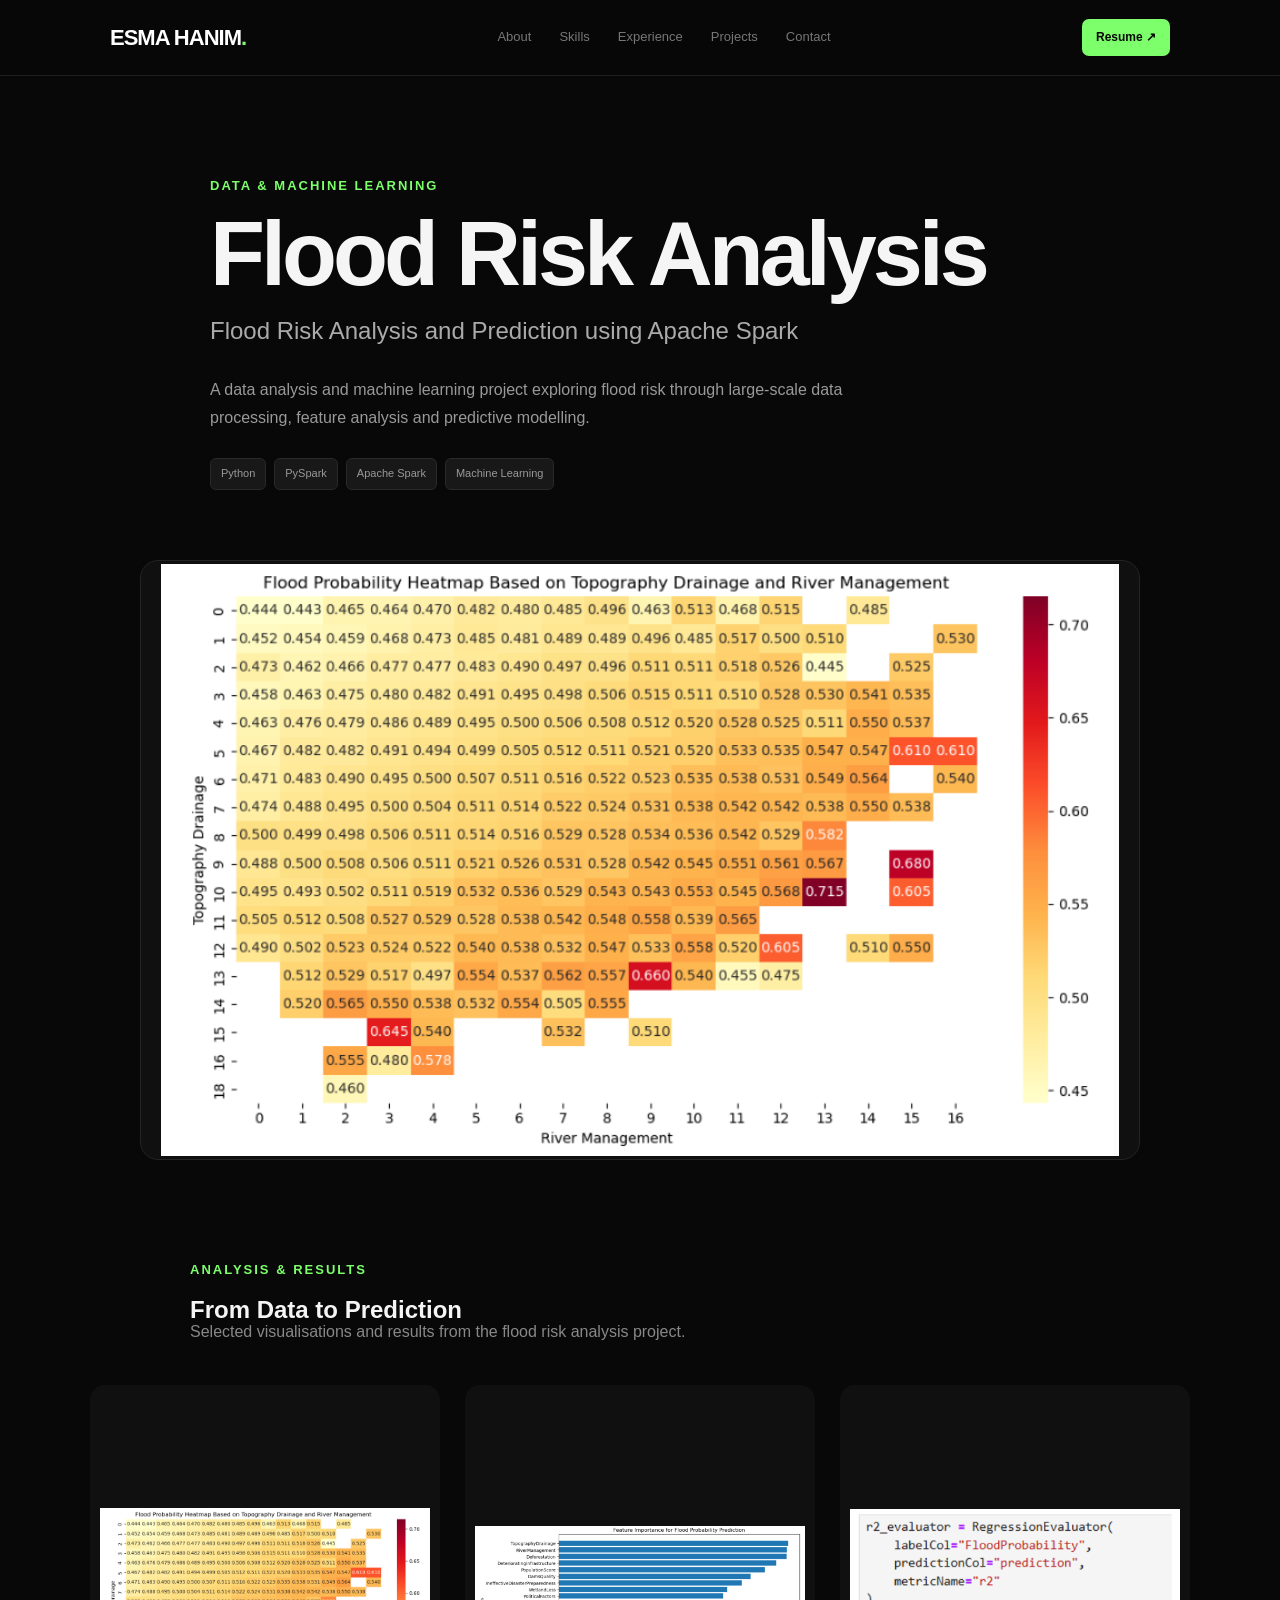
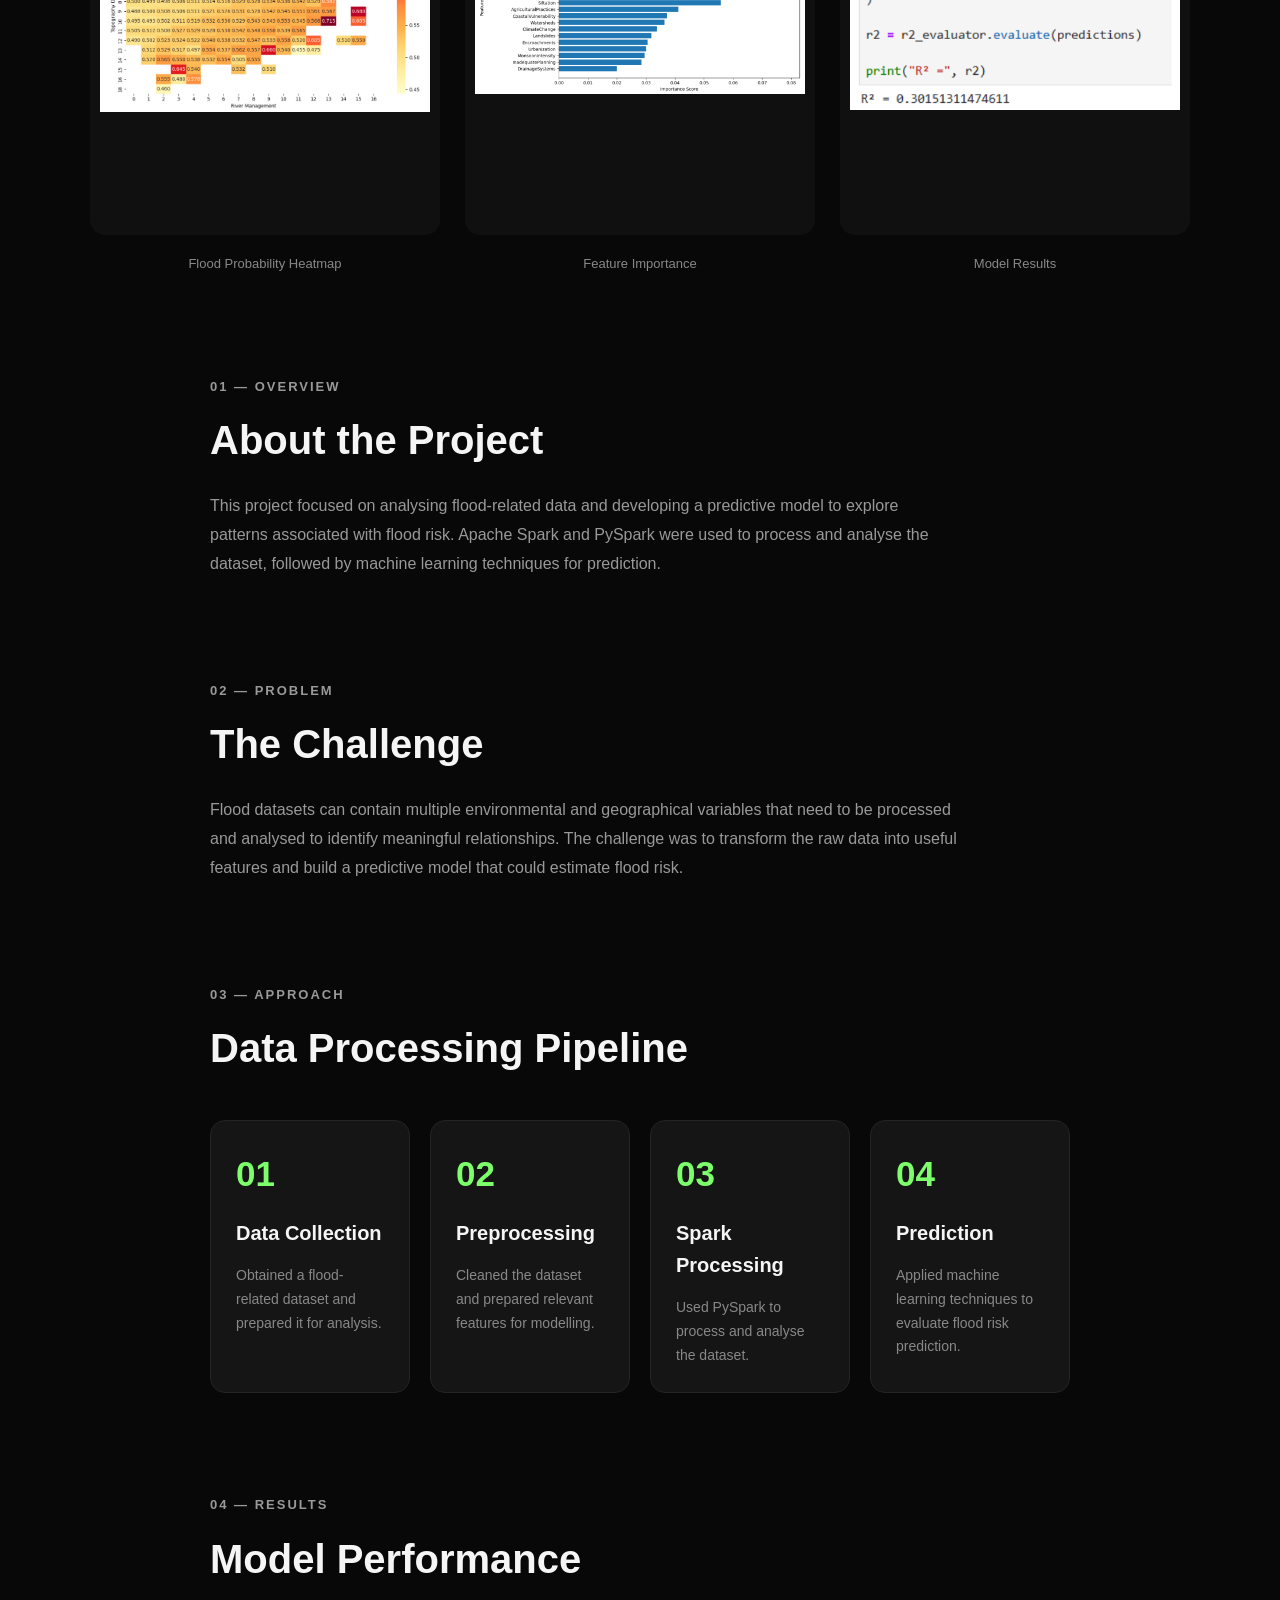
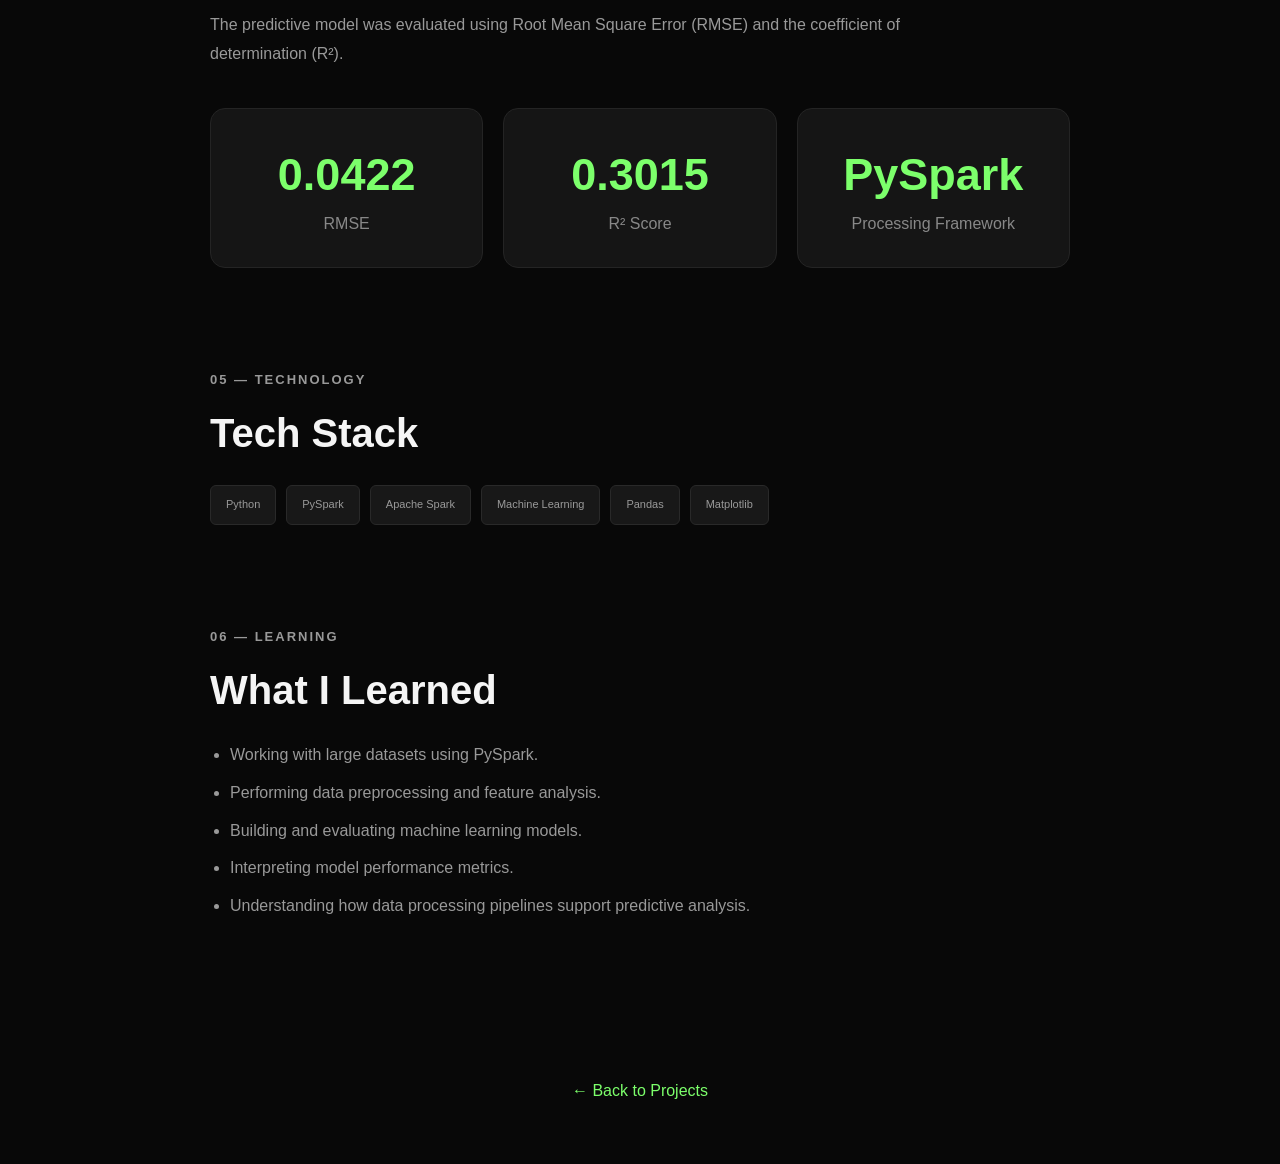
<file: projects/flood.html>
<!DOCTYPE html>
<html lang="en">

<head>

    <meta charset="UTF-8">

    <meta name="viewport" content="width=device-width, initial-scale=1.0">

    <title>Flood Risk Analysis | Esma Hanim</title>

    <link rel="stylesheet" href="../css/style.css">

</head>


<body>


<!-- NAVIGATION -->

<header>

    <nav class="navbar">

        <a href="../index.html#home" class="logo">
            ESMA HANIM<span>.</span>
        </a>


        <div class="nav-links">

            <a href="../index.html#about">
                About
            </a>

            <a href="../index.html#skills">
                Skills
            </a>

            <a href="../index.html#experience">
                Experience
            </a>

            <a href="../index.html#projects">
                Projects
            </a>

            <a href="../index.html#contact">
                Contact
            </a>

        </div>


        <a
            href="../resume/Resume Esma.pdf"
            target="_blank"
            class="nav-resume"
        >
            Resume ↗
        </a>

    </nav>

</header>


<!-- PROJECT HERO -->

<section class="case-study-hero">

    <p class="section-label">
        DATA & MACHINE LEARNING
    </p>

    <h1>
        Flood Risk Analysis
    </h1>

    <p class="case-study-subtitle">
        Flood Risk Analysis and Prediction using Apache Spark
    </p>

    <p class="case-study-intro">

        A data analysis and machine learning project exploring
        flood risk through large-scale data processing,
        feature analysis and predictive modelling.

    </p>


    <div class="tech-stack">

        <span>Python</span>
        <span>PySpark</span>
        <span>Apache Spark</span>
        <span>Machine Learning</span>

    </div>

</section>



<!-- COVER IMAGE -->

<section class="case-study-image">

    <img
        src="../images/flood/cover.png"
        alt="Flood risk analysis project"
    >

</section>



<!-- SCREENSHOTS -->

<section class="screenshot-section">

    <div class="case-study-content">

        <p class="section-label">
            ANALYSIS & RESULTS
        </p>

        <h2>
            From Data to Prediction
        </h2>

        <p class="gallery-description">

            Selected visualisations and results from the
            flood risk analysis project.

        </p>

    </div>


    <div class="screenshot-grid">


        <div class="screenshot-item">

            <img
                src="../images/flood/heatmap.png"
                alt="Visualisation of flood probability heatmap"
            >

            <p>
                Flood Probability Heatmap
            </p>

        </div>



        <div class="screenshot-item">

            <img
                src="../images/flood/result.png"
                alt="Flood prediction feature importance"
            >

            <p>
                Feature Importance
            </p>

        </div>



        <div class="screenshot-item">

            <img
                src="../images/flood/modelresult.png"
                alt="Flood prediction model results"
            >

            <p>
                Model Results
            </p>

        </div>


    </div>

</section>



<!-- OVERVIEW -->

<section class="case-study-content">


    <div class="case-study-section">

        <p class="section-label">
            01 — OVERVIEW
        </p>

        <h2>
            About the Project
        </h2>

        <p>

            This project focused on analysing flood-related
            data and developing a predictive model to explore
            patterns associated with flood risk.

            Apache Spark and PySpark were used to process
            and analyse the dataset, followed by machine
            learning techniques for prediction.

        </p>

    </div>



    <!-- PROBLEM -->

    <div class="case-study-section">

        <p class="section-label">
            02 — PROBLEM
        </p>

        <h2>
            The Challenge
        </h2>

        <p>

            Flood datasets can contain multiple environmental
            and geographical variables that need to be processed
            and analysed to identify meaningful relationships.

            The challenge was to transform the raw data into
            useful features and build a predictive model
            that could estimate flood risk.

        </p>

    </div>



    <!-- APPROACH -->

    <div class="case-study-section">

        <p class="section-label">
            03 — APPROACH
        </p>

        <h2>
            Data Processing Pipeline
        </h2>


        <div class="process-grid">


            <div class="process-card">

                <h3>
                    01
                </h3>

                <h4>
                    Data Collection
                </h4>

                <p>

                    Obtained a flood-related dataset and
                    prepared it for analysis.

                </p>

            </div>



            <div class="process-card">

                <h3>
                    02
                </h3>

                <h4>
                    Preprocessing
                </h4>
                
                <p>

                    Cleaned the dataset and prepared
                    relevant features for modelling.

                </p>

            </div>



            <div class="process-card">

                <h3>
                    03
                </h3>

                <h4>
                    Spark Processing
                </h4>

                <p>

                    Used PySpark to process and analyse
                    the dataset.

                </p>

            </div>



            <div class="process-card">

                <h3>
                    04
                </h3>

                <h4>
                    Prediction
                </h4>

                <p>

                    Applied machine learning techniques
                    to evaluate flood risk prediction.

                </p>

            </div>


        </div>

    </div>



    <!-- RESULTS -->

    <div class="case-study-section">

        <p class="section-label">
            04 — RESULTS
        </p>

        <h2>
            Model Performance
        </h2>

        <p>

            The predictive model was evaluated using
            Root Mean Square Error (RMSE) and the
            coefficient of determination (R²).

        </p>


        <div class="evaluation-grid">


            <div class="evaluation-card">

                <h3>
                    0.0422
                </h3>

                <p>
                    RMSE
                </p>

            </div>



            <div class="evaluation-card">

                <h3>
                    0.3015
                </h3>

                <p>
                    R² Score
                </p>

            </div>



            <div class="evaluation-card">

                <h3>
                    PySpark
                </h3>

                <p>
                    Processing Framework
                </p>

            </div>


        </div>

    </div>



    <!-- TECHNOLOGY -->

    <div class="case-study-section">

        <p class="section-label">
            05 — TECHNOLOGY
        </p>

        <h2>
            Tech Stack
        </h2>

        <div class="tech-stack large">

            <span>Python</span>
            <span>PySpark</span>
            <span>Apache Spark</span>
            <span>Machine Learning</span>
            <span>Pandas</span>
            <span>Matplotlib</span>

        </div>

    </div>



    <!-- LEARNING -->

    <div class="case-study-section">

        <p class="section-label">
            06 — LEARNING
        </p>

        <h2>
            What I Learned
        </h2>

        <ul class="role-list">

            <li>
                Working with large datasets using PySpark.
            </li>

            <li>
                Performing data preprocessing and feature analysis.
            </li>

            <li>
                Building and evaluating machine learning models.
            </li>

            <li>
                Interpreting model performance metrics.
            </li>

            <li>
                Understanding how data processing pipelines
                support predictive analysis.
            </li>

        </ul>

    </div>



</section>



<!-- BACK -->

<section class="back-projects">

    <a href="../index.html#projects">

        ← Back to Projects

    </a>

</section>



</body>

</html>
</file>
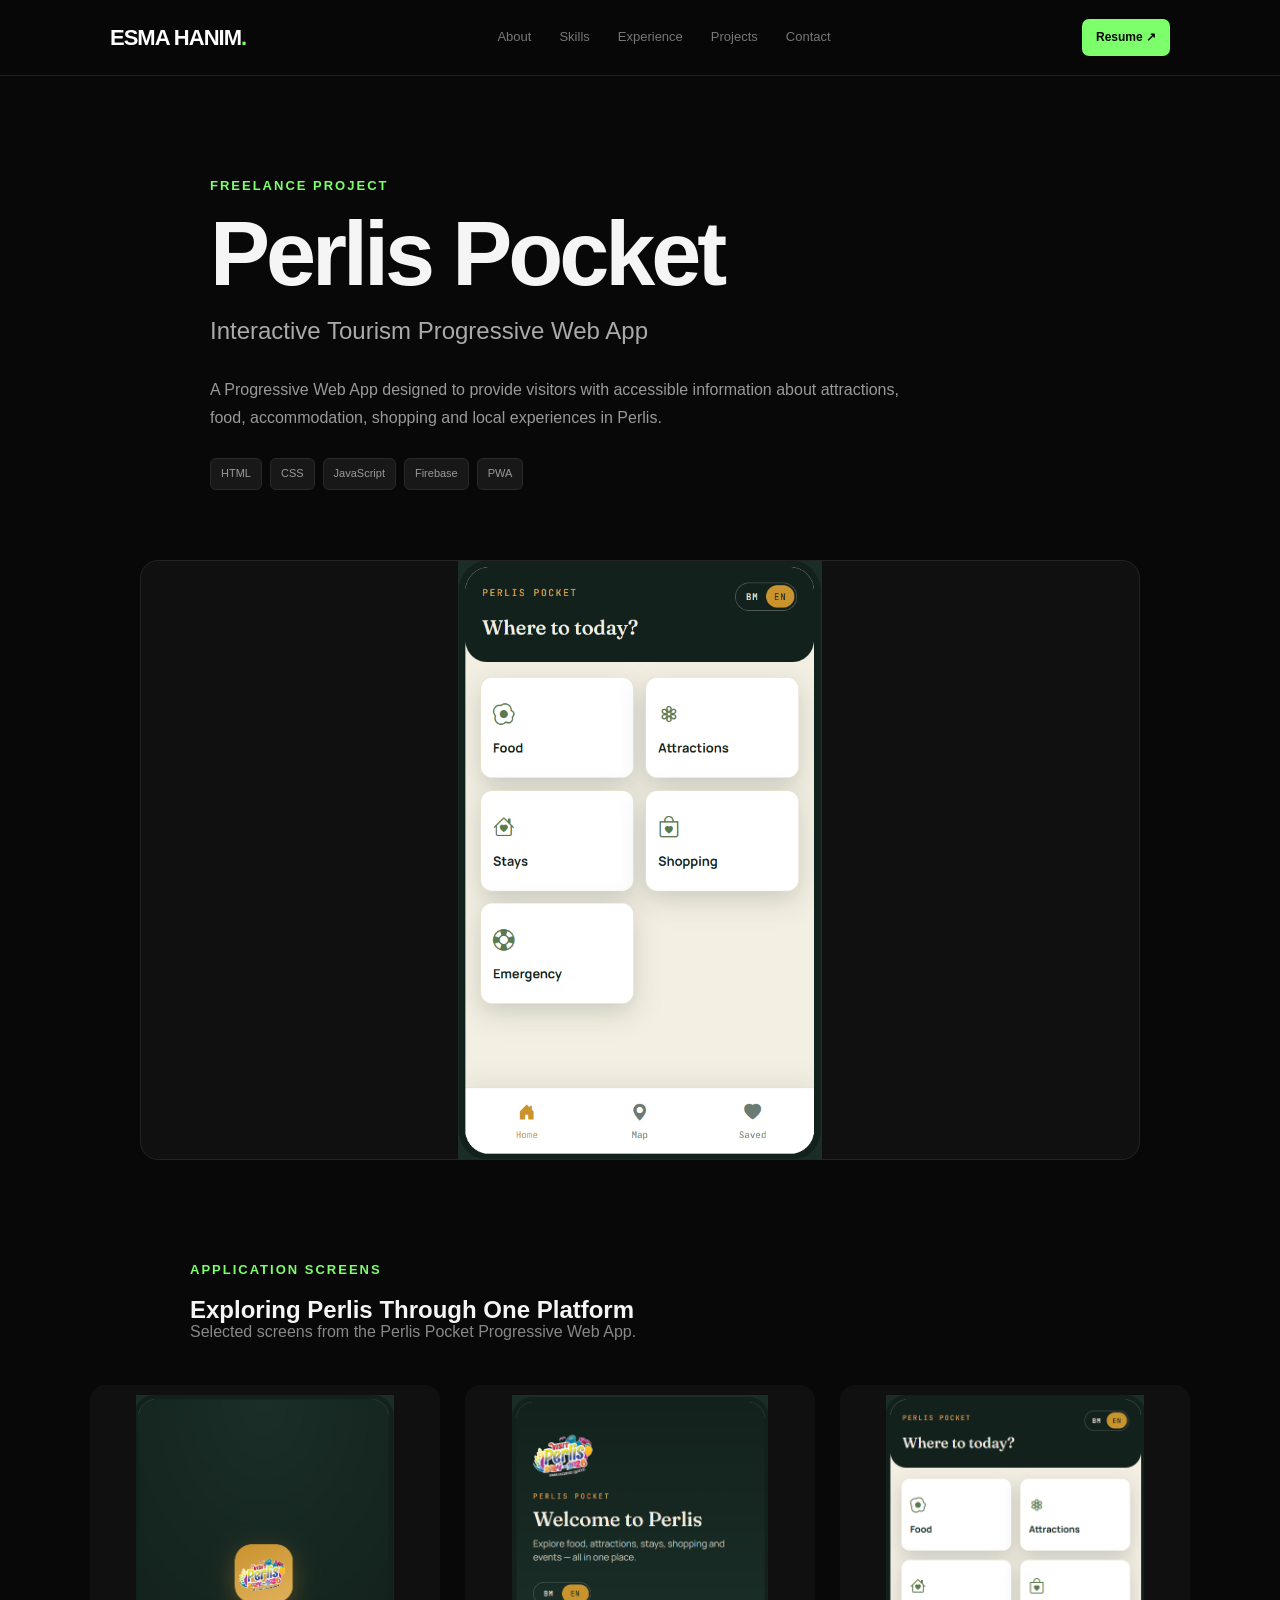
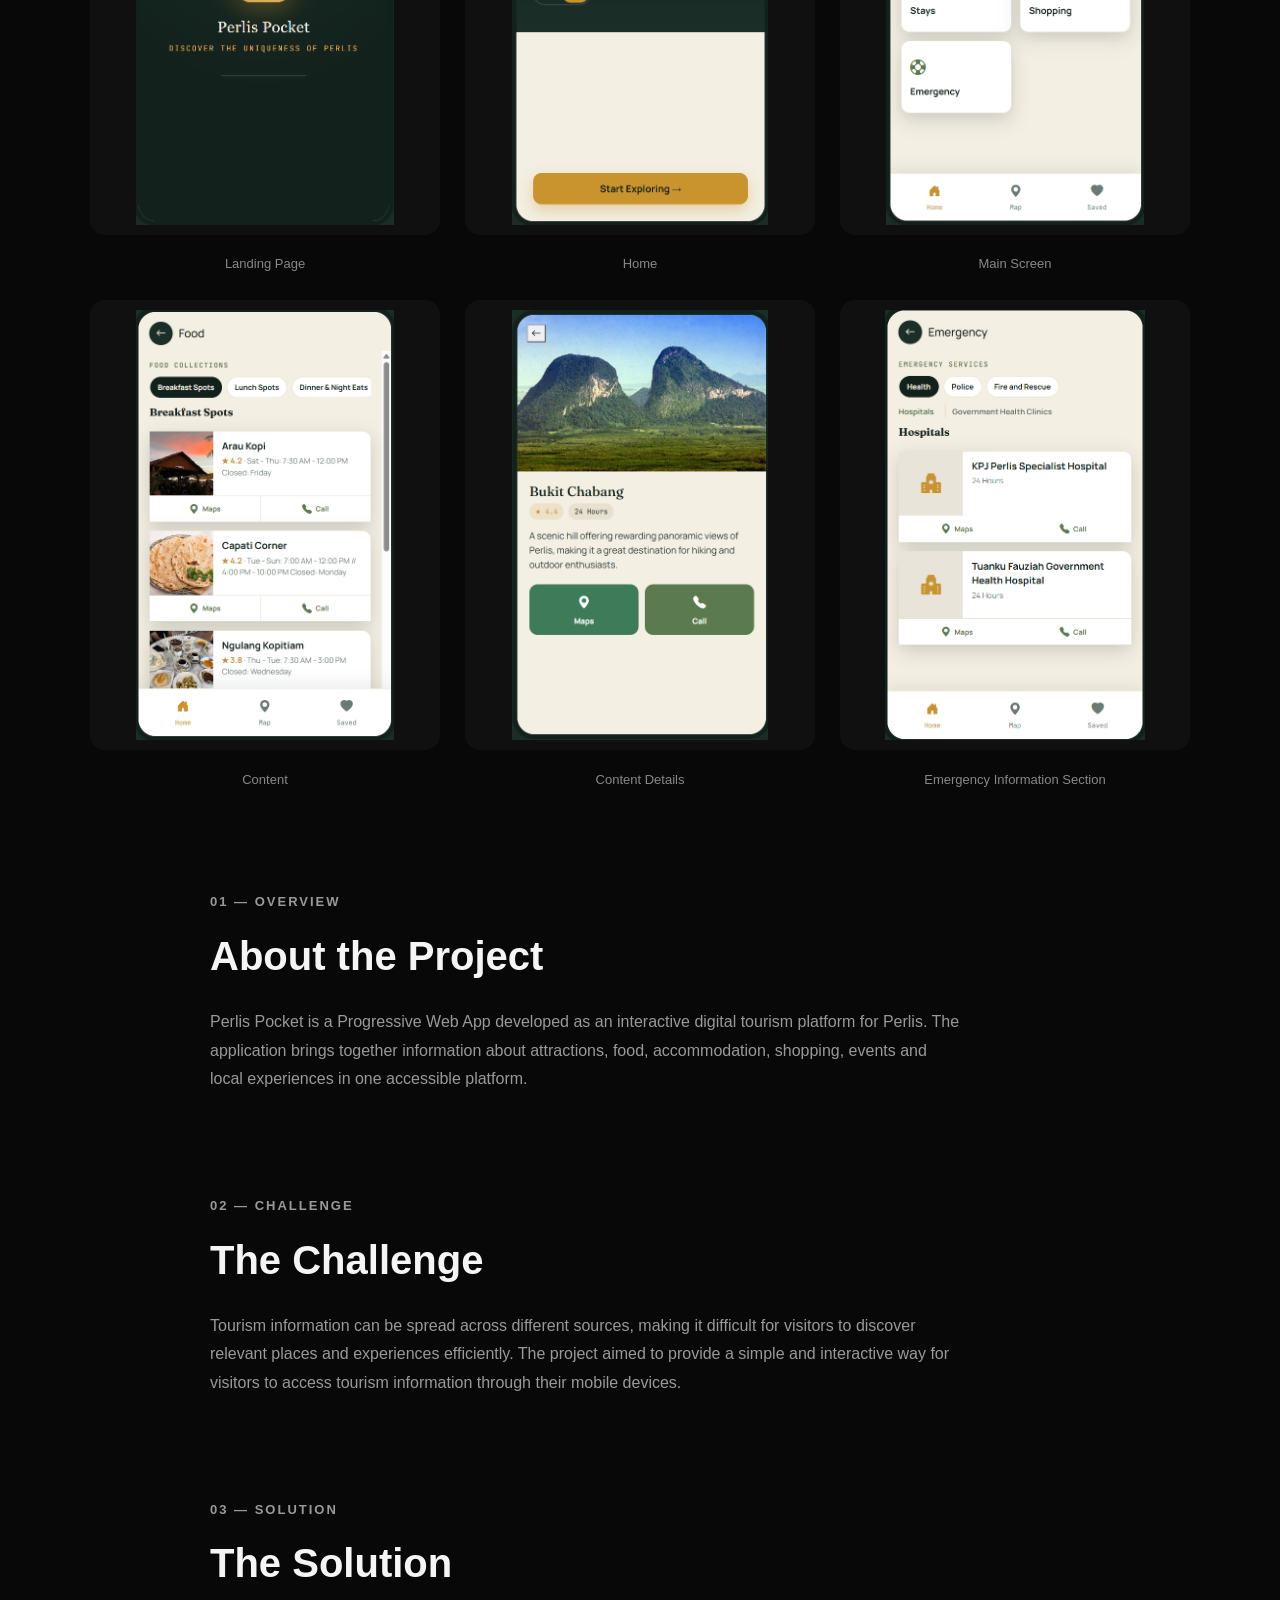
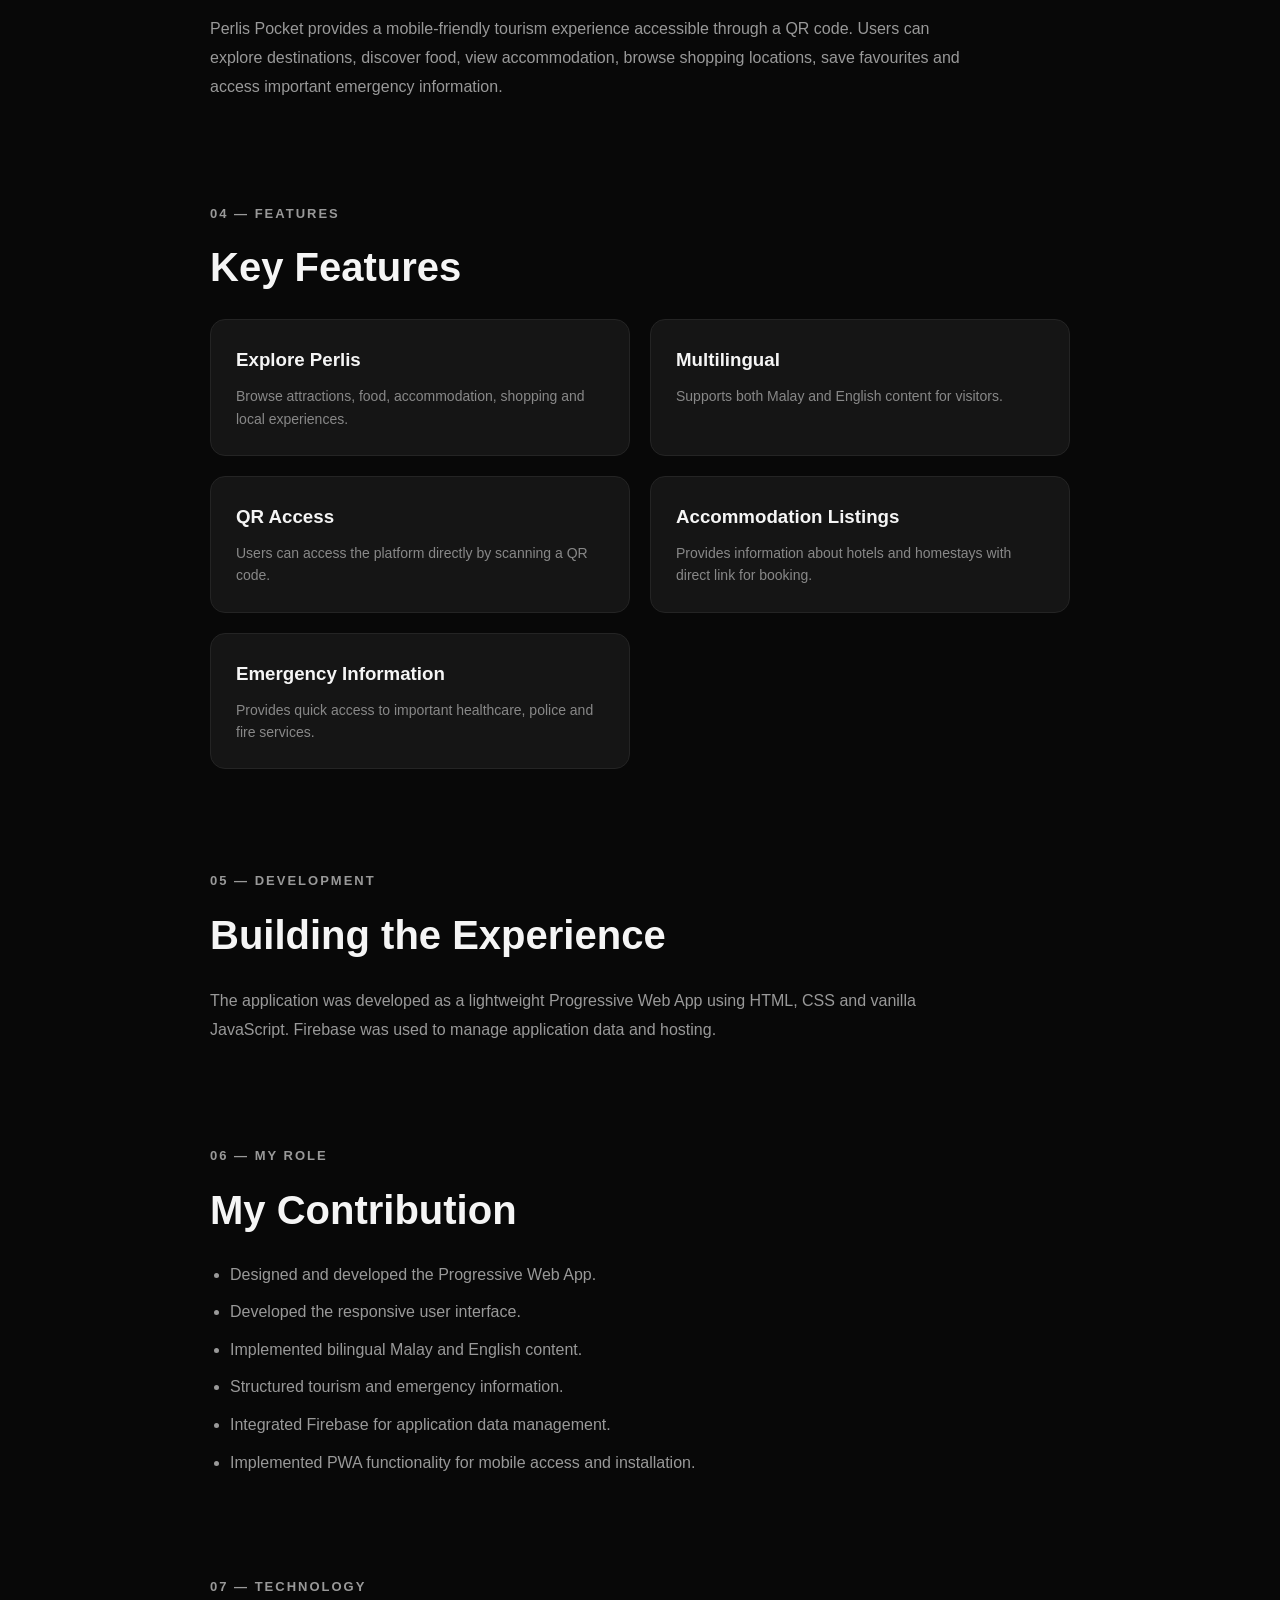
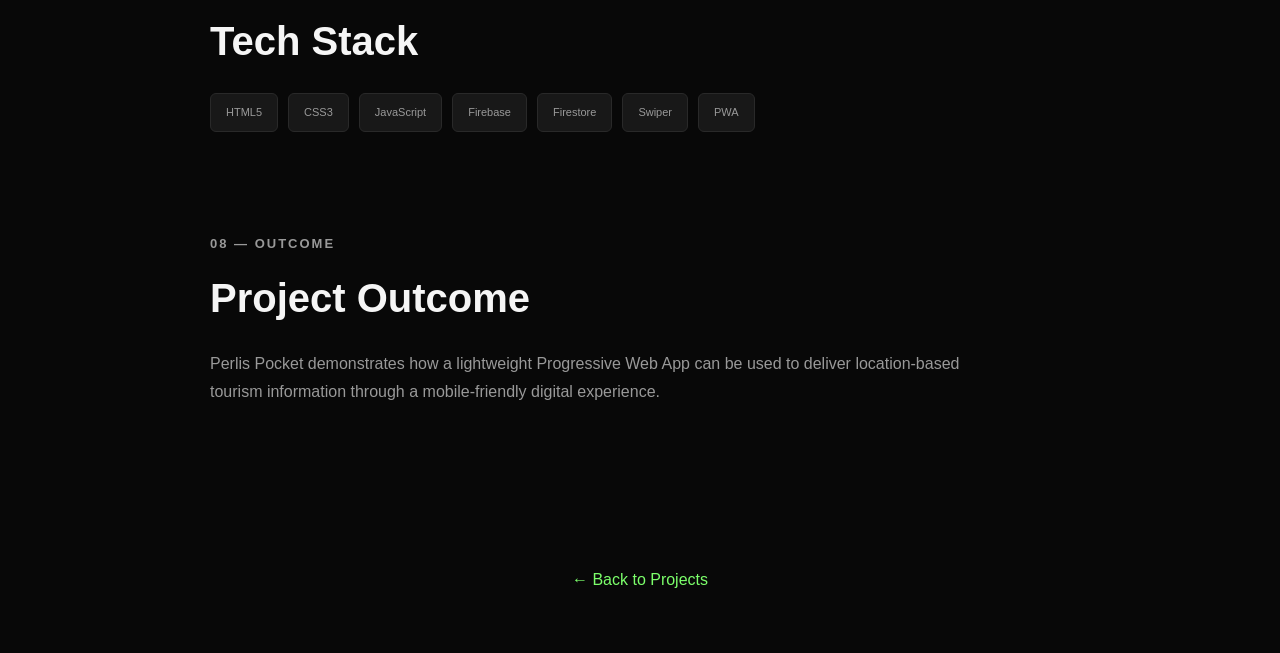
<file: projects/perlis-pocket.html>
<!DOCTYPE html>
<html lang="en">

<head>

    <meta charset="UTF-8">

    <meta name="viewport" content="width=device-width, initial-scale=1.0">

    <title>Perlis Pocket | Esma Hanim</title>

    <link rel="stylesheet" href="../css/style.css">

</head>


<body>


<!-- NAVIGATION -->

<header>

    <nav class="navbar">

        <a href="../index.html#home" class="logo">
            ESMA HANIM<span>.</span>
        </a>


        <div class="nav-links">

            <a href="../index.html#about">
                About
            </a>

            <a href="../index.html#skills">
                Skills
            </a>

            <a href="../index.html#experience">
                Experience
            </a>

            <a href="../index.html#projects">
                Projects
            </a>

            <a href="../index.html#contact">
                Contact
            </a>

        </div>


        <a
            href="../resume/Resume Esma.pdf"
            target="_blank"
            class="nav-resume"
        >
            Resume ↗
        </a>

    </nav>

</header>



<!-- PROJECT HERO -->

<section class="case-study-hero">

    <p class="section-label">
        FREELANCE PROJECT
    </p>

    <h1>
        Perlis Pocket
    </h1>

    <p class="case-study-subtitle">
        Interactive Tourism Progressive Web App
    </p>

    <p class="case-study-intro">

        A Progressive Web App designed to provide visitors
        with accessible information about attractions, food,
        accommodation, shopping and local experiences in Perlis.

    </p>


    <div class="tech-stack">

        <span>HTML</span>
        <span>CSS</span>
        <span>JavaScript</span>
        <span>Firebase</span>
        <span>PWA</span>

    </div>

</section>



<!-- COVER IMAGE -->

<section class="case-study-image">

    <img
        src="../images/perlis-pocket/cover.png"
        alt="Perlis Pocket tourism web application"
    >

</section>



<!-- SCREENSHOTS -->

<section class="screenshot-section">

    <div class="case-study-content">

        <p class="section-label">
            APPLICATION SCREENS
        </p>

        <h2>
            Exploring Perlis Through One Platform
        </h2>

        <p class="gallery-description">

            Selected screens from the Perlis Pocket
            Progressive Web App.

        </p>

    </div>


    <div class="screenshot-grid">


        <div class="screenshot-item">

            <img
                src="../images/perlis-pocket/landingpage.png"
                alt="Perlis Pocket landing page"
            >

            <p>
                Landing Page
            </p>

        </div>



        <div class="screenshot-item">

            <img
                src="../images/perlis-pocket/home.png"
                alt="Perlis Pocket home page"
            >

            <p>
                Home
            </p>

        </div>



        <div class="screenshot-item">

            <img
                src="../images/perlis-pocket/mainscreen.png"
                alt="Perlis Pocket main screen"
            >

            <p>
                Main Screen
            </p>

        </div>



        <div class="screenshot-item">

            <img
                src="../images/perlis-pocket/content.png"
                alt="Perlis Pocket content "
            >

            <p>
                Content 
            </p>

        </div>



        <div class="screenshot-item">

            <img
                src="../images/perlis-pocket/details.png"
                alt="Perlis Pocket content details"
            >

            <p>
                Content Details
            </p>

        </div>



        <div class="screenshot-item">

            <img
                src="../images/perlis-pocket/emergency.png"
                alt="Perlis Pocket emergency information section"
            >

            <p>
                Emergency Information Section
            </p>

        </div>


    </div>

</section>



<!-- OVERVIEW -->

<section class="case-study-content">


    <div class="case-study-section">

        <p class="section-label">
            01 — OVERVIEW
        </p>

        <h2>
            About the Project
        </h2>

        <p>

            Perlis Pocket is a Progressive Web App developed
            as an interactive digital tourism platform for Perlis.

            The application brings together information about
            attractions, food, accommodation, shopping,
            events and local experiences in one accessible platform.

        </p>

    </div>



    <!-- CHALLENGE -->

    <div class="case-study-section">

        <p class="section-label">
            02 — CHALLENGE
        </p>

        <h2>
            The Challenge
        </h2>

        <p>

            Tourism information can be spread across different
            sources, making it difficult for visitors to discover
            relevant places and experiences efficiently.

            The project aimed to provide a simple and interactive
            way for visitors to access tourism information
            through their mobile devices.

        </p>

    </div>



    <!-- SOLUTION -->

    <div class="case-study-section">

        <p class="section-label">
            03 — SOLUTION
        </p>

        <h2>
            The Solution
        </h2>

        <p>

            Perlis Pocket provides a mobile-friendly tourism
            experience accessible through a QR code.

            Users can explore destinations, discover food,
            view accommodation, browse shopping locations,
            save favourites and access important emergency
            information.

        </p>

    </div>



    <!-- FEATURES -->

    <div class="case-study-section">

        <p class="section-label">
            04 — FEATURES
        </p>

        <h2>
            Key Features
        </h2>


        <div class="feature-grid">


            <div class="feature-card">

                <h3>
                    Explore Perlis
                </h3>

                <p>

                    Browse attractions, food, accommodation,
                    shopping and local experiences.

                </p>

            </div>



            <div class="feature-card">

                <h3>
                    Multilingual
                </h3>

                <p>

                    Supports both Malay and English
                    content for visitors.

                </p>

            </div>


            <div class="feature-card">

                <h3>
                    QR Access
                </h3>

                <p>

                    Users can access the platform directly
                    by scanning a QR code.

                </p>

            </div>



            <div class="feature-card">

                <h3>
                    Accommodation Listings
                </h3>

                <p>

                    Provides information about hotels and homestays 
                    with direct link for booking.

                </p>

            </div>



            <div class="feature-card">

                <h3>
                    Emergency Information
                </h3>

                <p>

                    Provides quick access to important
                    healthcare, police and fire services.

                </p>

            </div>


        </div>

    </div>



    <!-- DEVELOPMENT -->

    <div class="case-study-section">

        <p class="section-label">
            05 — DEVELOPMENT
        </p>

        <h2>
            Building the Experience
        </h2>

        <p>

            The application was developed as a lightweight
            Progressive Web App using HTML, CSS and vanilla
            JavaScript.

            Firebase was used to manage application data and hosting.

        </p>

    </div>



    <!-- MY ROLE -->

    <div class="case-study-section">

        <p class="section-label">
            06 — MY ROLE
        </p>

        <h2>
            My Contribution
        </h2>

        <ul class="role-list">

            <li>
                Designed and developed the Progressive Web App.
            </li>

            <li>
                Developed the responsive user interface.
            </li>

            <li>
                Implemented bilingual Malay and English content.
            </li>

            <li>
                Structured tourism and emergency information.
            </li>

            <li>
                Integrated Firebase for application data management.
            </li>

            <li>
                Implemented PWA functionality for mobile access
                and installation.
            </li>

        </ul>

    </div>



    <!-- TECHNOLOGY -->

    <div class="case-study-section">

        <p class="section-label">
            07 — TECHNOLOGY
        </p>

        <h2>
            Tech Stack
        </h2>

        <div class="tech-stack large">

            <span>HTML5</span>
            <span>CSS3</span>
            <span>JavaScript</span>
            <span>Firebase</span>
            <span>Firestore</span>
            <span>Swiper</span>
            <span>PWA</span>

        </div>

    </div>



    <!-- OUTCOME -->

    <div class="case-study-section">

        <p class="section-label">
            08 — OUTCOME
        </p>

        <h2>
            Project Outcome
        </h2>

        <p>

            Perlis Pocket demonstrates how a lightweight
            Progressive Web App can be used to deliver
            location-based tourism information through
            a mobile-friendly digital experience.

        </p>

    </div>


</section>



<!-- BACK -->

<section class="back-projects">

    <a href="../index.html#projects">

        ← Back to Projects

    </a>

</section>



</body>

</html>
</file>
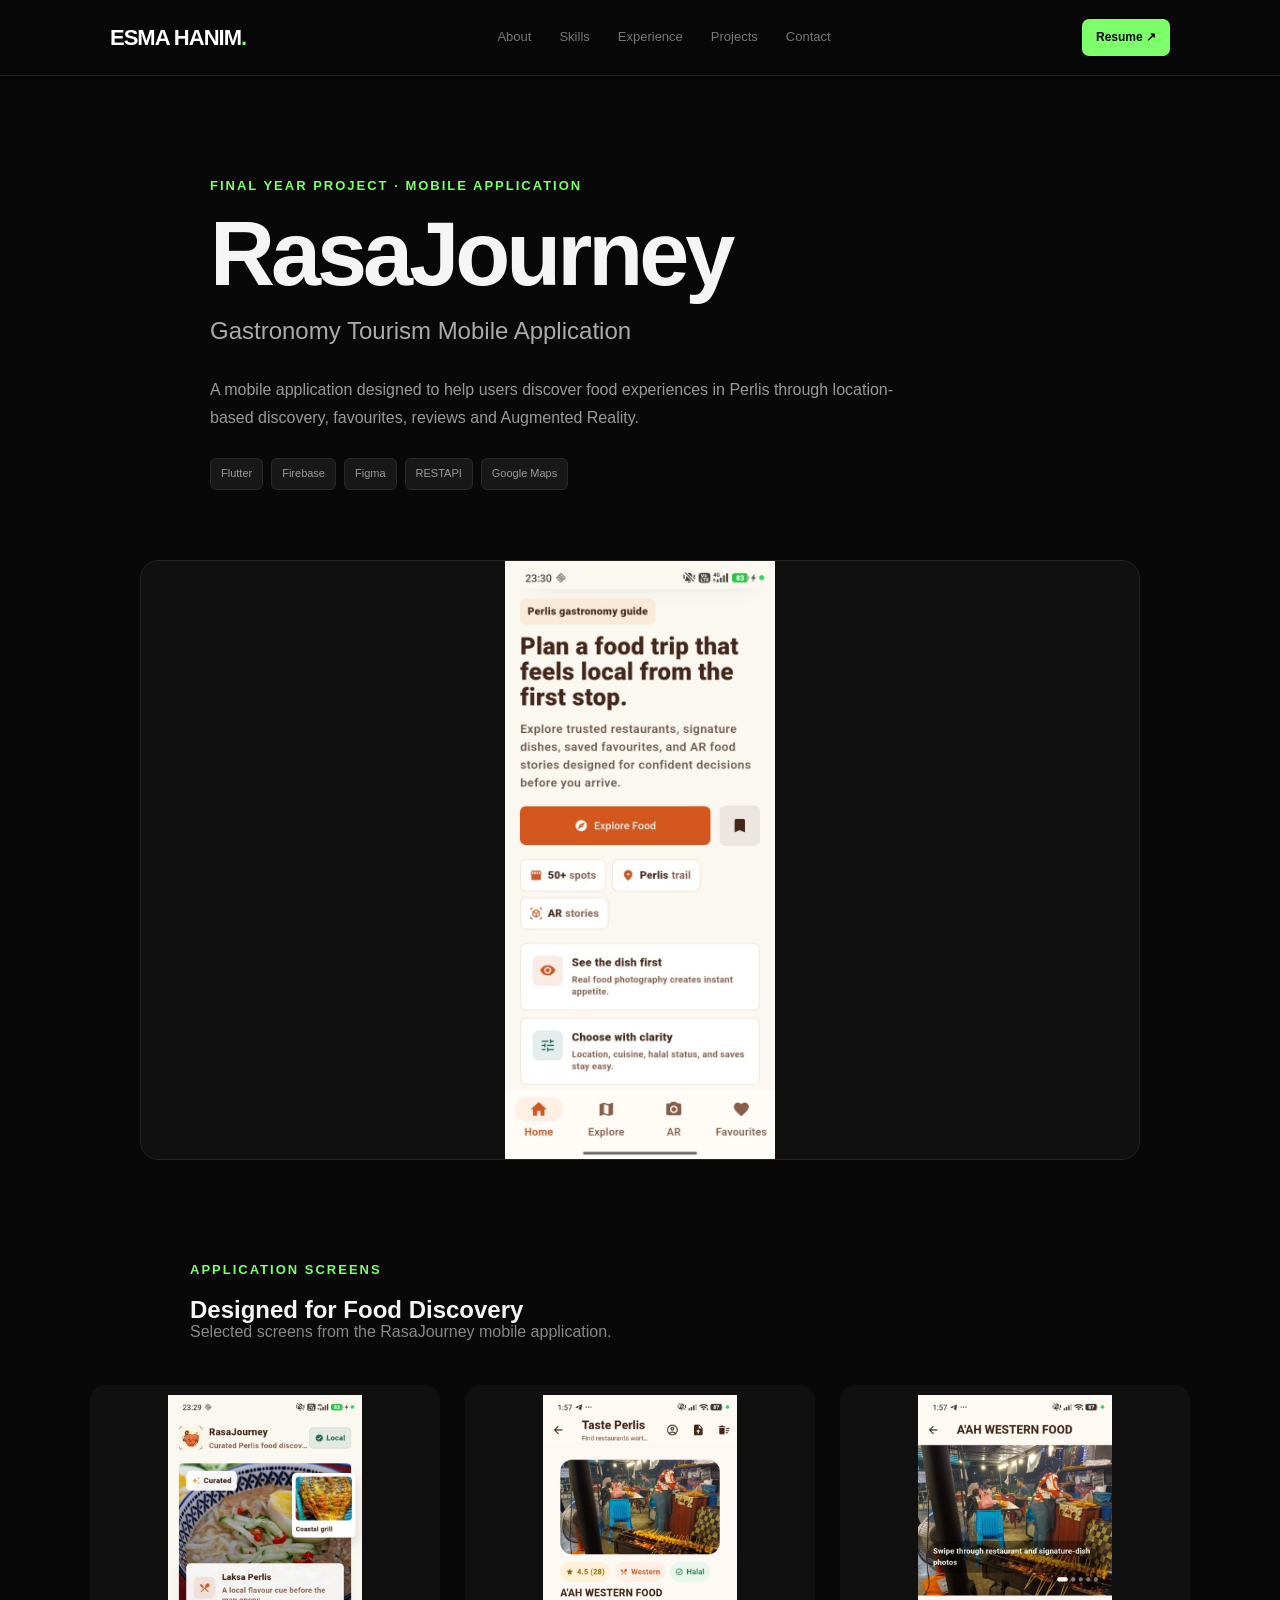
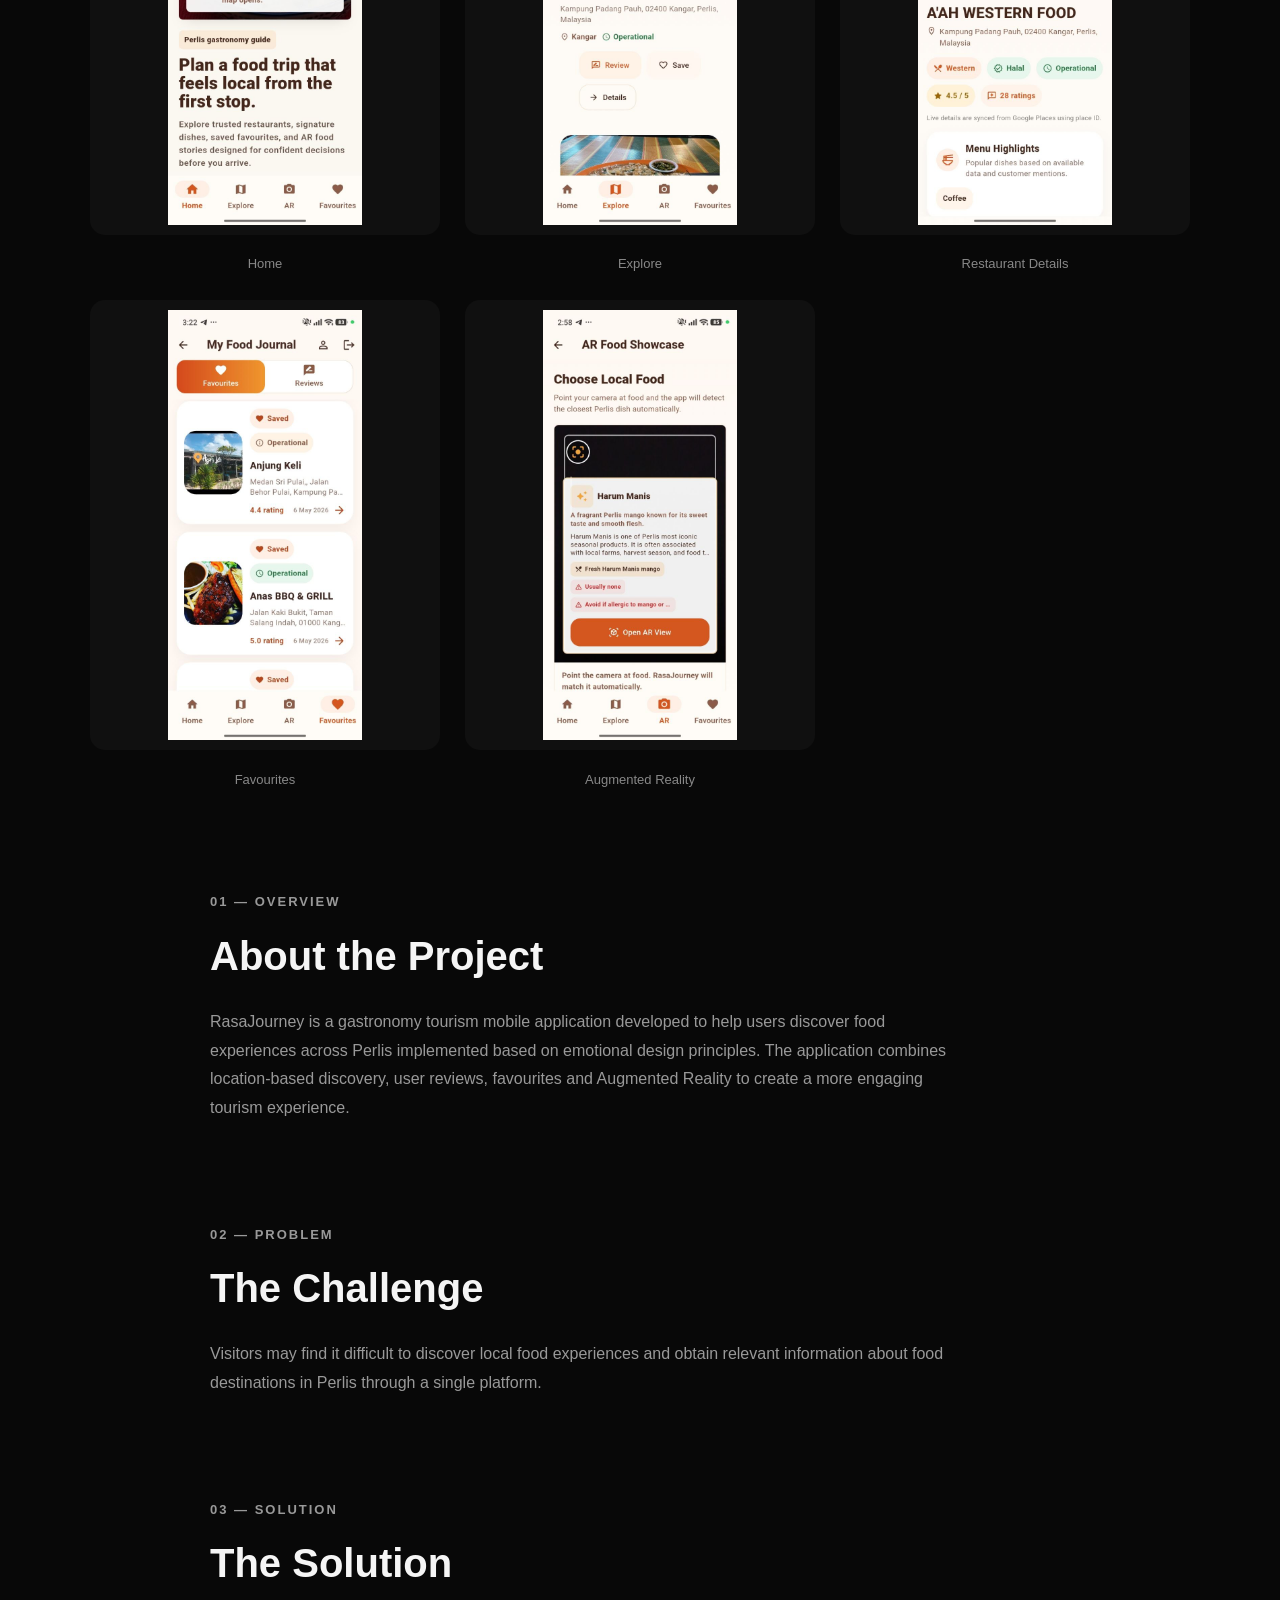
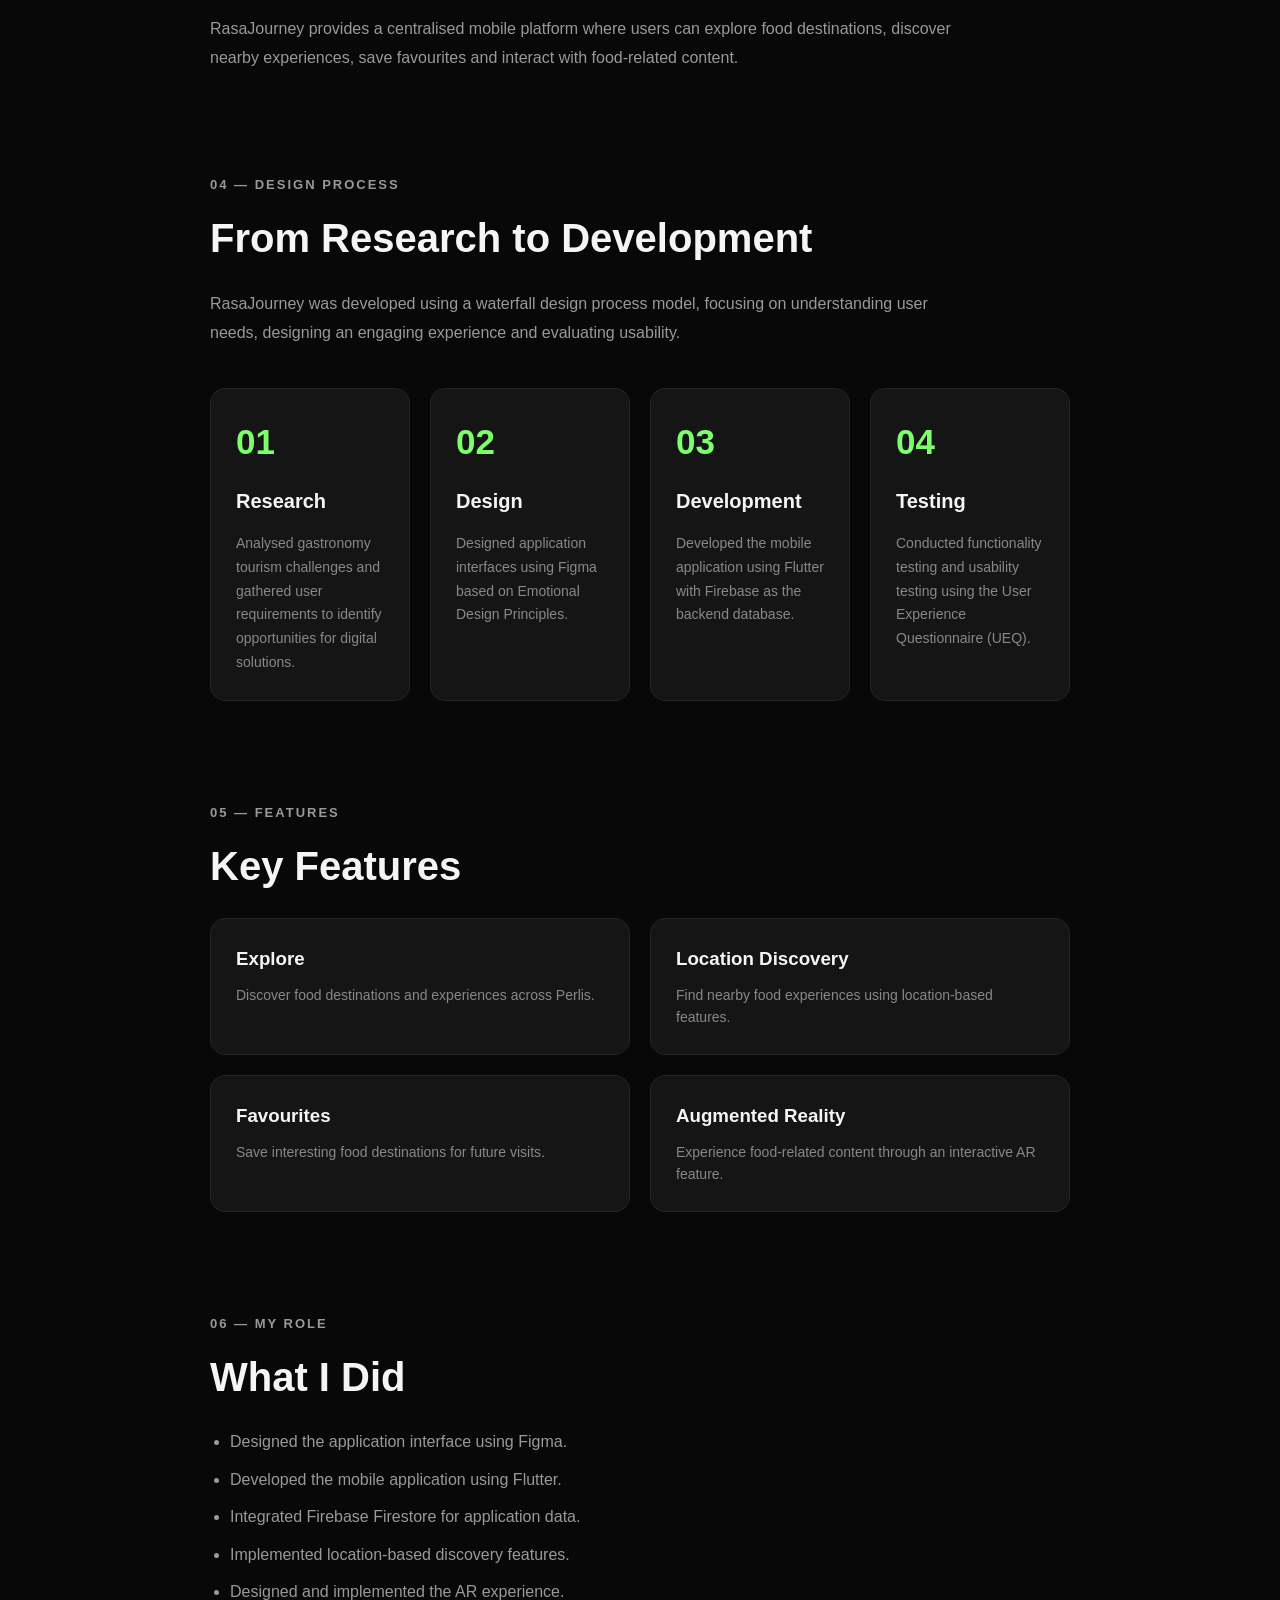
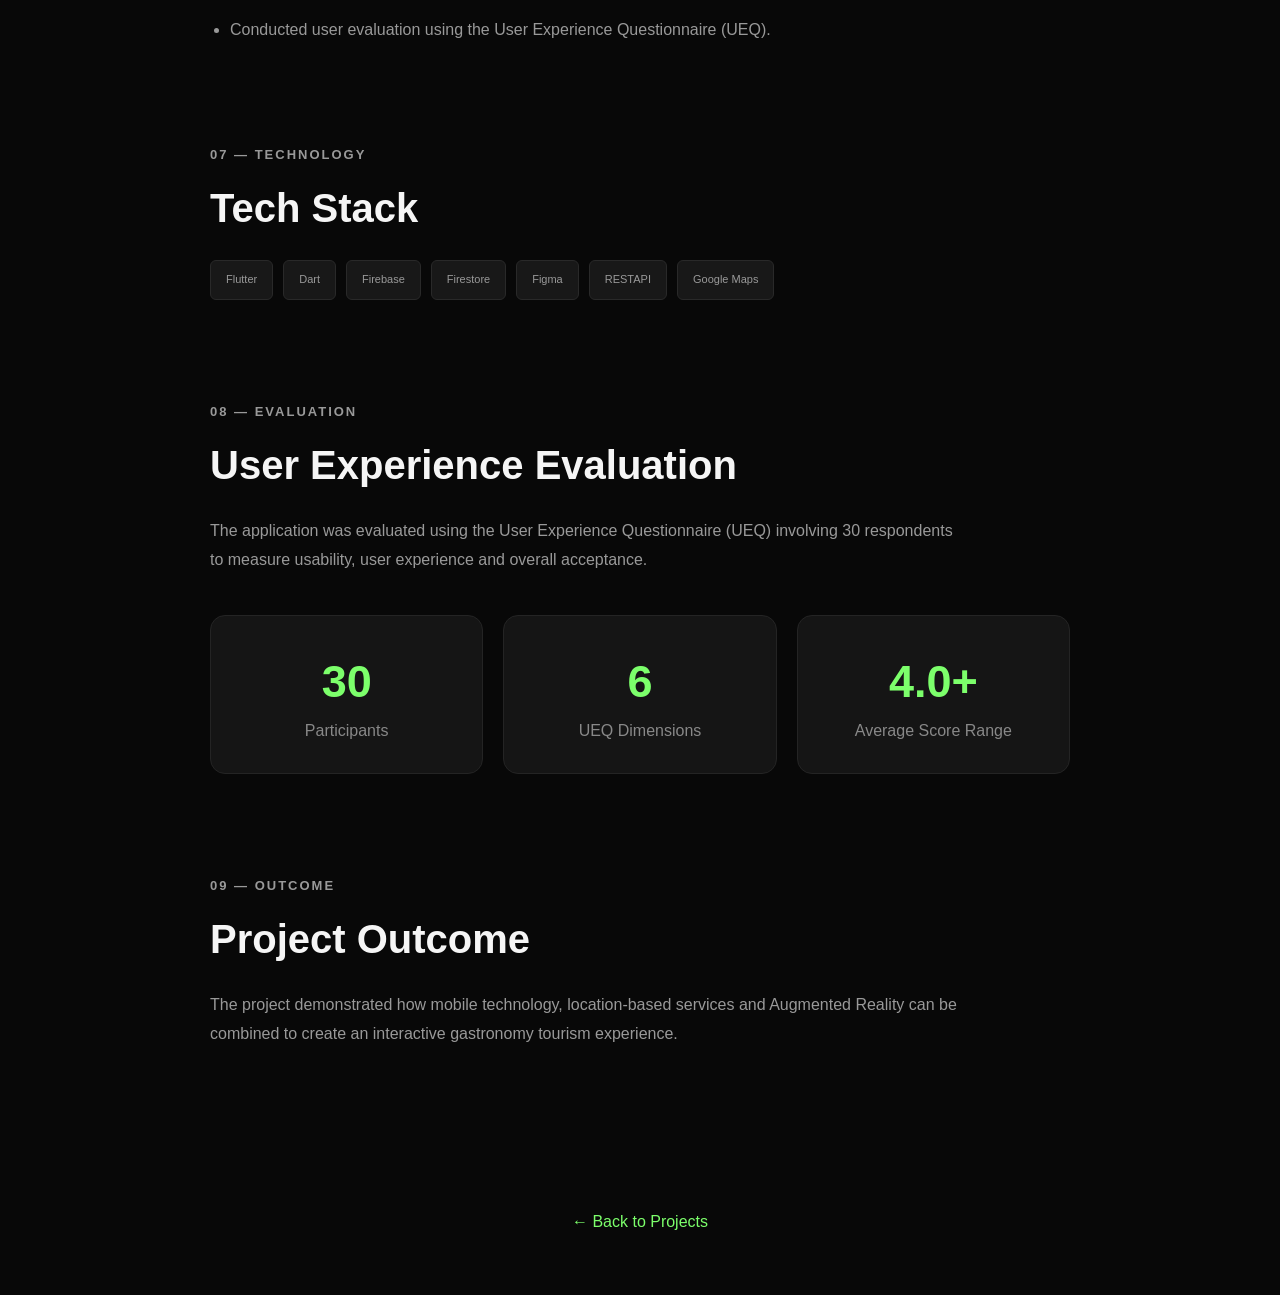
<file: projects/rasajourney.html>
<!DOCTYPE html>
<html lang="en">

<head>

    <meta charset="UTF-8">

    <meta name="viewport" content="width=device-width, initial-scale=1.0">

    <title>RasaJourney | Esma Hanim</title>

    <link rel="stylesheet" href="../css/style.css">

</head>


<body>


<!-- NAVIGATION -->

<header>

    <nav class="navbar">

        <a href="../index.html#home" class="logo">
            ESMA HANIM<span>.</span>
        </a>


        <div class="nav-links">

            <a href="../index.html#about">
                About
            </a>

            <a href="../index.html#skills">
                Skills
            </a>

            <a href="../index.html#experience">
                Experience
            </a>

            <a href="../index.html#projects">
                Projects
            </a>

            <a href="../index.html#contact">
                Contact
            </a>

        </div>


        <a
            href="../resume/Resume Esma.pdf"
            target="_blank"
            class="nav-resume"
        >
            Resume ↗
        </a>

    </nav>

</header>



<!-- PROJECT HERO -->

<section class="case-study-hero">

    <p class="section-label">
        FINAL YEAR PROJECT · MOBILE APPLICATION
    </p>

    <h1>
        RasaJourney
    </h1>

    <p class="case-study-subtitle">
        Gastronomy Tourism Mobile Application
    </p>

    <p class="case-study-intro">

        A mobile application designed to help users discover
        food experiences in Perlis through location-based
        discovery, favourites, reviews and Augmented Reality.

    </p>


    <div class="tech-stack">

        <span>Flutter</span>
        <span>Firebase</span>
        <span>Figma</span>
        <span>RESTAPI</span>
        <span>Google Maps</span>

    </div>

</section>



<!-- PROJECT IMAGE -->

<section class="case-study-image">

    <img
        src="../images/rasajourney/cover.jpg"
        alt="RasaJourney mobile application"
    >

</section>

<!-- SCREENSHOTS -->

<section class="screenshot-section">

    <div class="case-study-content">

        <p class="section-label">
            APPLICATION SCREENS
        </p>

        <h2>
            Designed for Food Discovery
        </h2>

        <p class="gallery-description">
            Selected screens from the RasaJourney mobile application.
        </p>

    </div>


    <div class="screenshot-grid">

        <div class="screenshot-item">

            <img
                src="../images/rasajourney/home.jpg"
                alt="RasaJourney home screen"
            >

            <p>
                Home
            </p>

        </div>


        <div class="screenshot-item">

            <img
                src="../images/rasajourney/explore.jpg"
                alt="RasaJourney explore screen"
            >

            <p>
                Explore
            </p>

        </div>


        <div class="screenshot-item">

            <img
                src="../images/rasajourney/restaurant.jpg"
                alt="RasaJourney restaurant detail screen"
            >

            <p>
                Restaurant Details
            </p>

        </div>


        <div class="screenshot-item">

            <img
                src="../images/rasajourney/favourite.jpg"
                alt="RasaJourney favourites screen"
            >

            <p>
                Favourites
            </p>

        </div>


        <div class="screenshot-item">

            <img
                src="../images/rasajourney/ar.jpg"
                alt="RasaJourney augmented reality feature"
            >

            <p>
                Augmented Reality
            </p>

        </div>

    </div>

</section>

<!-- OVERVIEW -->

<section class="case-study-content">

    <div class="case-study-section">

        <p class="section-label">
            01 — OVERVIEW
        </p>

        <h2>
            About the Project
        </h2>

        <p>

            RasaJourney is a gastronomy tourism mobile application
            developed to help users discover food experiences
            across Perlis implemented based on emotional design principles.

            The application combines location-based discovery,
            user reviews, favourites and Augmented Reality
            to create a more engaging tourism experience.

        </p>

    </div>



    <!-- PROBLEM -->

    <div class="case-study-section">

        <p class="section-label">
            02 — PROBLEM
        </p>

        <h2>
            The Challenge
        </h2>

        <p>

            Visitors may find it difficult to discover local
            food experiences and obtain relevant information
            about food destinations in Perlis through a single
            platform.

        </p>

    </div>



    <!-- SOLUTION -->

    <div class="case-study-section">

        <p class="section-label">
            03 — SOLUTION
        </p>

        <h2>
            The Solution
        </h2>

        <p>

            RasaJourney provides a centralised mobile platform
            where users can explore food destinations,
            discover nearby experiences, save favourites
            and interact with food-related content.

        </p>

    </div>

    <!-- DESIGN PROCESS -->

<div class="case-study-section">

    <p class="section-label">
        04 — DESIGN PROCESS
    </p>

    <h2>
        From Research to Development
    </h2>

    <p>
        RasaJourney was developed using a waterfall design process model,
        focusing on understanding user needs, designing an
        engaging experience and evaluating usability.
    </p>


    <div class="process-grid">


        <div class="process-card">

            <h3>
                01
            </h3>

            <h4>
                Research
            </h4>

            <p>
                Analysed gastronomy tourism challenges and
                gathered user requirements to identify
                opportunities for digital solutions.
            </p>

        </div>



        <div class="process-card">

            <h3>
                02
            </h3>

            <h4>
                Design
            </h4>

            <p>
                Designed application interfaces using Figma
                based on Emotional Design Principles.
            </p>

        </div>



        <div class="process-card">

            <h3>
                03
            </h3>

            <h4>
                Development
            </h4>

            <p>
                Developed the mobile application using Flutter
                with Firebase as the backend database.
            </p>

        </div>



        <div class="process-card">

            <h3>
                04
            </h3>

            <h4>
                Testing
            </h4>

            <p>
                Conducted functionality testing and usability testing using the 
                User Experience Questionnaire (UEQ).
            </p>

        </div>


    </div>

</div>

    <!-- FEATURES -->

    <div class="case-study-section">

        <p class="section-label">
            05 — FEATURES
        </p>

        <h2>
            Key Features
        </h2>


        <div class="feature-grid">

            <div class="feature-card">

                <h3>
                    Explore
                </h3>

                <p>
                    Discover food destinations and experiences
                    across Perlis.
                </p>

            </div>


            <div class="feature-card">

                <h3>
                    Location Discovery
                </h3>

                <p>
                    Find nearby food experiences using
                    location-based features.
                </p>

            </div>


            <div class="feature-card">

                <h3>
                    Favourites
                </h3>

                <p>
                    Save interesting food destinations
                    for future visits.
                </p>

            </div>


            <div class="feature-card">

                <h3>
                    Augmented Reality
                </h3>

                <p>
                    Experience food-related content through
                    an interactive AR feature.
                </p>

            </div>

        </div>

    </div>



    <!-- MY ROLE -->

    <div class="case-study-section">

        <p class="section-label">
            06 — MY ROLE
        </p>

        <h2>
            What I Did
        </h2>

        <ul class="role-list">

            <li>
                Designed the application interface
                using Figma.
            </li>

            <li>
                Developed the mobile application
                using Flutter.
            </li>

            <li>
                Integrated Firebase Firestore
                for application data.
            </li>

            <li>
                Implemented location-based
                discovery features.
            </li>

            <li>
                Designed and implemented
                the AR experience.
            </li>

            <li>
                Conducted user evaluation using
                the User Experience Questionnaire (UEQ).
            </li>

        </ul>

    </div>



    <!-- TECHNOLOGY -->

    <div class="case-study-section">

        <p class="section-label">
            07 — TECHNOLOGY
        </p>

        <h2>
            Tech Stack
        </h2>

        <div class="tech-stack large">

            <span>Flutter</span>
            <span>Dart</span>
            <span>Firebase</span>
            <span>Firestore</span>
            <span>Figma</span>
            <span>RESTAPI</span>
            <span>Google Maps</span>

        </div>

    </div>

    <!-- EVALUATION -->


    <div class="case-study-section">


        <p class="section-label">
            08 — EVALUATION
        </p>


        <h2>
            User Experience Evaluation
        </h2>


        <p>

            The application was evaluated using the User Experience
            Questionnaire (UEQ) involving 30 respondents to measure
            usability, user experience and overall acceptance.

        </p>


        <div class="evaluation-grid">


        <div class="evaluation-card">

        <h3>
            30
        </h3>

        <p>
            Participants
        </p>

    </div>



    <div class="evaluation-card">

        <h3>
            6
        </h3>

        <p>
            UEQ Dimensions
        </p>

    </div>



    <div class="evaluation-card">

        <h3>
            4.0+
        </h3>

        <p>
            Average Score Range
        </p>

    </div>


    </div>


    </div>

    <!-- OUTCOME -->

    <div class="case-study-section">

        <p class="section-label">
            09 — OUTCOME
        </p>

        <h2>
            Project Outcome
        </h2>

        <p>

            The project demonstrated how mobile technology,
            location-based services and Augmented Reality
            can be combined to create an interactive
            gastronomy tourism experience.

        </p>

    </div>


</section>

    

<!-- BACK -->

<section class="back-projects">

    <a href="../index.html#projects">

        ← Back to Projects

    </a>

</section>


</body>

</html>
</file>
<file: css/style.css>
@import url('https://fonts.googleapis.com/css2?family=Inter:wght@400;600;700&display=swap');


*{
    margin:0;
    padding:0;
    box-sizing:border-box;
}

html {

    scroll-behavior: smooth;

}

body {
    background: #080808;
    color: #f5f5f5;
    font-family: Arial, Helvetica, sans-serif;
    line-height: 1.6;
}

section {
    padding-left: 20px;
    padding-right: 20px;
}

.section-label {
    color: #7CFF6B;
    font-size: 11px;
    font-weight: 600;
    letter-spacing: 2px;
    text-transform: uppercase;
    margin-bottom: 10px;
}

.section-title {
    font-size: 48px;
    line-height: 1.1;
    margin-top: 12px;
}

.section-description {
    max-width: 650px;
    color: #888;
    margin-top: 15px;
    margin-bottom: 45px;
    line-height: 1.8;
}


/* =========================
   HERO
========================= */

.hero {
    min-height: 90vh;

    max-width: 1100px;

    margin: auto;

    display: flex;
    align-items: center;
    justify-content: space-between;

    gap: 60px;

    padding: 100px 20px;
}

.hero-text {
    width: 55%;
}

.tag {
    color: #7CFF6B;

    font-size: 12px;
    font-weight: 600;

    letter-spacing: 2px;
    text-transform: uppercase;
}

.hero h1 {
    font-size: clamp(55px, 7vw, 90px);

    line-height: 0.98;

    letter-spacing: -4px;

    margin: 18px 0;
}

.hero h1 span {
    color: #7CFF6B;
}

.hero h2 {
    font-size: 30px;

    font-weight: 400;

    color: #aaa;

    margin-bottom: 20px;
}

.hero p {
    max-width: 600px;

    margin: 20px 0;

    color: #999;

    font-size: 16px;

    line-height: 1.8;
}

.buttons {
    display: flex;

    gap: 12px;

    margin-top: 30px;
}


.btn,
.btn-outline {
    padding: 12px 20px;

    border-radius: 8px;

    text-decoration: none;

    font-size: 13px;

    transition:
        transform 0.3s ease,
        border-color 0.3s ease,
        background 0.3s ease;
}

.btn {
    background: #7CFF6B;

    color: #080808;

    font-weight: 600;
}

.btn:hover {
    transform: translateY(-2px);
}

.btn-outline {
    border: 1px solid #333;

    color: #aaa;
}

.btn-outline:hover {
    border-color: #7CFF6B;

    color: #7CFF6B;

    transform: translateY(-2px);
}



.code-box{

    background:#151515;

    padding:30px;

    border-radius:20px;

    border:1px solid #333;

}



.about-text{

    max-width:700px;

    color:#bbb;

}





/* =========================
   PROJECTS
========================= */

#projects {

    padding-top: 90px;

    padding-bottom: 90px;
}

.section-label {

    color: #7CFF6B;
    font-size: 13px;
    font-weight: 600;
    letter-spacing: 2px;

    margin-bottom: 10px;

}


.section-description {

    color: #888;
    max-width: 650px;

    margin-top: 15px;
    margin-bottom: 50px;
    line-height: 1.8;

}


.project-container {

    max-width: 1100px;

    margin: 35px auto 0;

    display: grid;

    grid-template-columns: repeat(3, 1fr);

    gap: 25px;

    align-items: stretch;

}


.project-card {

    background: #151515;

    border: 1px solid #242424;

    border-radius: 20px;

    overflow: hidden;

    display: flex;

    flex-direction: column;

    transition: transform 0.4s ease,
                border-color 0.3s ease;

}


.project-card:hover {

    transform: translateY(-6px);

    border-color: #3a3a3a;
}

.project-content {

    display: flex;

    flex-direction: column;

    flex: 1;
}

.project-links {

    margin-top: auto;

    padding-top: 25px;
}


/* Project image */

.project-image {

    height: 280px;

    background: #0d0d0d;

    display: flex;

    align-items: center;

    justify-content: center;

    overflow: hidden;

    position: relative;
}

.project-image::after {

    content: "";

    position: absolute;

    inset: 0;

    background: linear-gradient(
        to top,
        rgba(8, 8, 8, 0.25),
        transparent 45%
    );

    pointer-events: none;
}

.project-image img {

    width: 100%;
    height: 100%;

    object-fit: contain;

    display: block;

    transition: transform 0.4s ease;

}


.project-card:hover .project-image img {

    transform: scale(1.05);

}


.image-placeholder {

    color: #555;

    font-size: 20px;

    font-weight: 600;

}


/* Project content */

.project-content {

    padding: 28px;

}


.project-type {

    color: #7CFF6B;

    font-size: 11px;

    font-weight: 600;

    letter-spacing: 1.5px;

    margin-bottom: 8px;

}


.project-content h3 {

    font-size: 26px;

    line-height: 1.2;

    margin-bottom: 12px;

}


.project-content p {

    color: #999;

    font-size: 14px;

    line-height: 1.7;

    max-width: 95%;

}


/* Technologies */

.tech-stack {

    display: flex;

    flex-wrap: wrap;

    gap: 8px;

    margin-top: 20px;

}


.tech-stack span {

    background: #181818;

    border: 1px solid #292929;

    color: #999;

    padding: 6px 10px;

    border-radius: 6px;

    font-size: 11px;

    transition:
        color 0.3s ease,
        border-color 0.3s ease;
}

.tech-stack span:hover {

    color: #7CFF6B;

    border-color: #3b5c36;
}


/* Links */

.project-links {

    display: flex;

    align-items: center;

    gap: 20px;

    margin-top: 25px;

}


.project-link {

    display: inline-block;

    margin-top: 2px;

    color: #7CFF6B;

    text-decoration: none;

    font-size: 13px;

    font-weight: 600;

    transition: transform 0.3s ease;
}

.project-link:hover {

    transform: translateX(5px);
}


.project-github {

    color: #888;

    text-decoration: none;

    font-size: 13px;

}


.project-github:hover {

    color: white;

}





.skills{

    display:grid;

    grid-template-columns:repeat(3,1fr);

    gap:20px;

}



.skills div{

    background:#151515;

    padding:25px;

    border-radius:15px;

}



/* =========================
   MOBILE
========================= */

@media (max-width: 800px) {

    /* NAVIGATION */

    .navbar {
        height: auto;

        min-height: 70px;

        padding: 0 20px;
    }

    .nav-links {
        display: none;
    }

    .nav-resume {
        padding: 8px 12px;
    }


    /* HERO */

    .hero {
        min-height: auto;

        flex-direction: column;

        align-items: flex-start;

        padding-top: 100px;

        padding-bottom: 100px;

        gap: 50px;
    }

    .hero-text {
        width: 100%;
    }

    .hero h1 {
        font-size: 55px;

        letter-spacing: -2px;
    }

    .hero h2 {
        font-size: 25px;
    }

    .hero p {
        font-size: 15px;
    }


    /* BUTTONS */

    .buttons {
        flex-wrap: wrap;
    }


    /* PROJECTS */

    .project-container {
        grid-template-columns: 1fr;
    }

    .project-image {
        height: 260px;
    }


    /* SKILLS */

    .skills,
    .skills-container {
        grid-template-columns: 1fr;
    }


    /* ABOUT */

    .about-container {
        grid-template-columns: 1fr;

        gap: 30px;
    }

    .about-heading h2 {
        font-size: 34px;
    }


    /* EXPERIENCE */

    .experience-header {
        flex-direction: column;

        gap: 10px;
    }


    /* EDUCATION */

    .education-card {
        flex-direction: column;
    }

    .education-details {
        align-items: flex-start;
    }


    /* RESUME */

    .resume-buttons {
        flex-direction: column;

        align-items: stretch;
    }


    /* CONTACT */

    .contact-container h2 {
        font-size: 40px;
    }

    .contact-links {
        flex-direction: column;

        gap: 18px;
    }


    /* CASE STUDY */

    .case-study-hero {
        padding-top: 60px;
    }

    .case-study-hero h1 {
        font-size: 48px;
    }

    .case-study-section h2 {
        font-size: 32px;
    }


    .feature-grid,
    .process-grid,
    .evaluation-grid {
        grid-template-columns: 1fr;
    }


    /* SCREENSHOTS */

    .screenshot-grid {
        grid-template-columns: 1fr;
    }

    .screenshot-item img {
        height: auto;

        max-height: 600px;
    }

}

/* =========================
   CASE STUDY
========================= */


.case-study-hero {

    max-width: 900px;

    margin: auto;

    padding-top: 100px;

    padding-bottom: 40px;

}


.case-study-hero h1 {

    font-size: clamp(55px, 8vw, 90px);

    line-height: 0.95;

    letter-spacing: -4px;

    margin: 15px 0;

}


.case-study-subtitle {

    font-size: 24px;

    color: #aaa;

    margin-bottom: 20px;

}


.case-study-intro {

    max-width: 700px;

    color: #999;

    margin: 25px 0;

    font-size: 16px;

    line-height: 1.8;

}


/* Main project image */

.case-study-image {

    max-width: 1000px;

    height: 600px;

    margin: 30px auto 100px;

    background: #101010;

    border: 1px solid #242424;

    border-radius: 18px;

    overflow: hidden;

    display: flex;

    align-items: center;

    justify-content: center;

}


.case-study-image img {

    width: 100%;

    height: 100%;

    object-fit: contain;

    display: block;

}


/* Content */

.case-study-content {

    max-width: 900px;

    margin: auto;

}


.case-study-section {

    margin-bottom: 100px;

}


.case-study-section h2 {

    font-size: 40px;

    margin-bottom: 20px;

}


.case-study-section > p {

    color: #999;

    max-width: 750px;

    line-height: 1.8;

}



/* Features */

.feature-grid {

    display: grid;

    grid-template-columns: repeat(2, 1fr);

    gap: 20px;

}


.feature-card {

    background: #151515;

    border: 1px solid #242424;

    padding: 25px;

    border-radius: 15px;

}


.feature-card h3 {

    margin-bottom: 10px;

}


.feature-card p {

    color: #888;

    font-size: 14px;

}


/* Role */

.role-list {

    padding-left: 20px;

    color: #999;

}


.role-list li {

    margin-bottom: 12px;

}


/* Large tech stack */

.tech-stack.large {

    gap: 10px;

}


.tech-stack.large span {

    padding: 10px 15px;

}


/* Back */

.back-projects {

    text-align: center;

    padding: 60px;

}


.back-projects a {

    color: #7CFF6B;

    text-decoration: none;

}

/* =========================
   SCREENSHOT GALLERY
========================= */

.screenshot-section {

    margin-bottom: 100px;

}


.gallery-description {

    color: #888;

    margin-top: -10px;

    margin-bottom: 40px;

}


.screenshot-grid {

    max-width: 1100px;

    margin: auto;

    display: grid;

    grid-template-columns: repeat(3, 1fr);

    gap: 25px;

}


.screenshot-item {

    text-align: center;

}


.screenshot-item img {

    width: 100%;

    height: 450px;

    object-fit: contain;

    background: #101010;

    border-radius: 15px;

    padding: 10px;

    transition: transform 0.3s ease;

}


.screenshot-item img:hover {

    transform: translateY(-5px);

}


.screenshot-item p {

    color: #888;

    font-size: 13px;

    margin-top: 12px;

}

/* =========================
   DESIGN PROCESS
========================= */


.process-grid {

    display:grid;

    grid-template-columns:repeat(4,1fr);

    gap:20px;

    margin-top:40px;

}


.process-card {

    background:#151515;

    border:1px solid #242424;

    padding:25px;

    border-radius:15px;

}


.process-card h3 {

    color:#7CFF6B;

    font-size:35px;

}


.process-card h4 {

    margin:15px 0;

    font-size:20px;

}


.process-card p {

    color:#888;

    font-size:14px;

    line-height:1.7;

}

/* =========================
   EVALUATION
========================= */


.evaluation-grid {

    display:grid;

    grid-template-columns:repeat(3,1fr);

    gap:20px;

    margin-top:40px;

}


.evaluation-card {

    background:#151515;

    border:1px solid #242424;

    padding:30px;

    border-radius:15px;

    text-align:center;

}


.evaluation-card h3 {

    font-size:45px;

    color:#7CFF6B;

}


.evaluation-card p {

    color:#888;

}

/* =========================
   ABOUT
========================= */

#about {

    padding-top: 90px;
    padding-bottom: 90px;

}


.about-container {

    max-width: 1000px;

    margin: auto;

    display: grid;

    grid-template-columns: 1fr 1.3fr;

    gap: 80px;

}


.about-heading h2 {

    font-size: 42px;

    line-height: 1.15;

    margin-top: 15px;

}


.about-content p {

    color: #999;

    line-height: 1.8;

    margin-bottom: 20px;

}



/* =========================
   SKILLS
========================= */

#skills {

    padding-top: 90px;

    padding-bottom: 90px;

}


.skills-container {

    display: grid;

    grid-template-columns: repeat(2, 1fr);

    gap: 20px;

    margin-top: 35px;

}


.skill-group {

    background: #151515;

    border: 1px solid #242424;

    padding: 28px;

    border-radius: 18px;

}


.skill-group h3 {

    font-size: 18px;

    margin-bottom: 20px;

}


.skill-list {

    display: flex;

    flex-wrap: wrap;

    gap: 8px;

}


.skill-list span {

    background: #222;

    color: #aaa;

    padding: 8px 12px;

    border-radius: 7px;

    font-size: 12px;

}

/* =========================
   EXPERIENCE
========================= */

#experience {

    padding-top: 90px;
    padding-bottom: 90px;

}


.experience-list {

    max-width: 900px;

    margin: 50px auto 0;

}


.experience-item {

    padding: 35px 0;

    border-top: 1px solid #242424;

}


.experience-item:last-child {

    border-bottom: 1px solid #242424;

}


.experience-header {

    display: flex;

    justify-content: space-between;

    align-items: flex-start;

    gap: 30px;

}


.experience-header h3 {

    font-size: 22px;

    margin-bottom: 8px;

}


.experience-company {

    color: #7CFF6B;

    font-size: 14px;

}


.experience-date {

    color: #666;

    font-size: 13px;

    white-space: nowrap;

}


.experience-description {

    color: #999;

    line-height: 1.8;

    max-width: 750px;

    margin: 20px 0;

}


.experience-tags {

    display: flex;

    flex-wrap: wrap;

    gap: 8px;

}


.experience-tags span {

    background: #151515;

    border: 1px solid #242424;

    color: #888;

    padding: 7px 11px;

    border-radius: 6px;

    font-size: 11px;

}

/* =========================
   EDUCATION
========================= */

#education {

    padding-top: 90px;

    padding-bottom: 90px;

}


.education-card {

    max-width: 900px;

    margin: 45px auto 0;

    padding: 30px;

    background: #151515;

    border: 1px solid #242424;

    border-radius: 18px;

    display: flex;

    justify-content: space-between;

    gap: 30px;

}


.education-card h3 {

    font-size: 20px;

    margin-bottom: 8px;

}


.education-school {

    color: #7CFF6B;

}


.education-details {

    display: flex;

    flex-direction: column;

    align-items: flex-end;

    gap: 8px;

    color: #777;

    font-size: 13px;

}

/* =========================
   RESUME
========================= */

#resume {

    padding: 90px 20px;

}


.resume-container {

    max-width: 850px;

    margin: auto;

    text-align: center;

}


.resume-container h2 {

    font-size: 48px;

    margin: 15px 0;

}


.resume-container > p:not(.section-label) {

    max-width: 600px;

    margin: auto;

    color: #888;

    line-height: 1.8;

}


.resume-buttons {

    display: flex;

    justify-content: center;

    gap: 12px;

    margin-top: 35px;

}


.primary-button,
.secondary-button {

    padding: 13px 20px;

    border-radius: 8px;

    text-decoration: none;

    font-size: 13px;

    transition: 0.3s ease;

}


.primary-button {

    background: #7CFF6B;

    color: #080808;

}


.primary-button:hover {

    transform: translateY(-2px);

}


.secondary-button {

    border: 1px solid #333;

    color: #aaa;

}


.secondary-button:hover {

    border-color: #7CFF6B;

    color: #7CFF6B;

}



/* =========================
   CONTACT
========================= */

#contact {

    padding: 90px 20px;

    border-top: 1px solid #1f1f1f;

}


.contact-container {

    max-width: 850px;

    margin: auto;

    text-align: center;

}


.contact-container h2 {

    font-size: 55px;

    margin: 15px 0;

}


.contact-container > p:not(.section-label) {

    max-width: 600px;

    margin: auto;

    color: #888;

    line-height: 1.8;

}


.contact-links {

    display: flex;

    justify-content: center;

    gap: 30px;

    margin-top: 35px;

}


.contact-links a {

    color: #aaa;

    text-decoration: none;

    border-bottom: 1px solid #333;

    padding-bottom: 5px;

    transition: 0.3s ease;

}


.contact-links a:hover {

    color: #7CFF6B;

    border-color: #7CFF6B;

}



/* =========================
   FOOTER
========================= */

footer {

    padding: 30px 20px;

    text-align: center;

    border-top: 1px solid #1f1f1f;

    color: #555;

    font-size: 12px;

}

/* =========================
   NAVIGATION
========================= */

header {

    position: sticky;

    top: 0;

    z-index: 1000;

    background: rgba(8, 8, 8, 0.85);

    backdrop-filter: blur(12px);

    border-bottom: 1px solid #1f1f1f;

}


.navbar {

    max-width: 1100px;

    margin: auto;

    height: 75px;

    display: flex;

    align-items: center;

    justify-content: space-between;

    padding: 0 20px;

}


.logo {

    color: white;

    text-decoration: none;

    font-size: 22px;

    font-weight: 700;

    letter-spacing: -1px;

}


.logo span {

    color: #7CFF6B;

}


.nav-links {

    display: flex;

    align-items: center;

    gap: 28px;

}


.nav-links a {

    color: #777;

    text-decoration: none;

    font-size: 13px;

    transition: color 0.3s ease;

}


.nav-links a:hover {

    color: white;

}


.nav-resume {

    color: #080808;

    background: #7CFF6B;

    text-decoration: none;

    padding: 9px 14px;

    border-radius: 7px;

    font-size: 12px;

    font-weight: 600;

    transition: transform 0.3s ease;

}


.nav-resume:hover {

    transform: translateY(-2px);

}

/* =========================================
   FINAL MOBILE RESPONSIVE FIX
   ========================================= */

@media (max-width: 800px) {

    /* =========================
       GLOBAL
       ========================= */

    html {
        overflow-x: hidden;
    }

    body {
        width: 100%;
        overflow-x: hidden;
        font-size: 14px;
    }

    section {
        padding-left: 18px;
        padding-right: 18px;
    }


    /* =========================
       MOBILE FIXED NAVBAR
       ========================= */

    header {
        position: fixed !important;

        top: 0;
        left: 0;

        width: 100%;
        height: 64px;

        z-index: 9999;

        background: rgba(8, 8, 8, 0.94);

        backdrop-filter: blur(12px);
        -webkit-backdrop-filter: blur(12px);

        border-bottom: 1px solid #1f1f1f;

        overflow: hidden;
    }

    .navbar {
        width: 100%;
        height: 64px;

        display: flex;
        align-items: center;

        padding: 0 16px;

        gap: 20px;

        overflow-x: auto;
        overflow-y: hidden;

        white-space: nowrap;

        scrollbar-width: none;
        -webkit-overflow-scrolling: touch;
    }

    /* Hide scrollbar on Chrome / Safari */
    .navbar::-webkit-scrollbar {
        display: none;
    }

    /* Logo stays visible */
    .logo {
        flex: 0 0 auto;

        font-size: 20px;

        white-space: nowrap;
    }

    /* Navigation stays in one horizontal row */
    .nav-links {
        flex: 0 0 auto;

        display: flex;
        align-items: center;

        gap: 22px;

        white-space: nowrap;
    }

    .nav-links a {
        flex: 0 0 auto;

        font-size: 12px;

        white-space: nowrap;
    }

    /* Resume stays at the end */
    .nav-resume {
        flex: 0 0 auto;

        padding: 8px 12px;

        font-size: 11px;

        white-space: nowrap;
    }

    /* Prevent page itself from horizontal scrolling */
    body {
        padding-top: 64px;

        overflow-x: hidden;
    }



    /* =========================
       HERO
       ========================= */

    .hero {
        min-height: auto;

        width: 100%;

        padding: 80px 18px 70px;

        gap: 35px;
    }

    .hero-text {
        width: 100%;
        max-width: 100%;
    }

    .hero h1 {
        font-size: clamp(40px, 12vw, 52px);
        line-height: 1;
        letter-spacing: -2px;

        word-break: normal;
    }

    .hero h2 {
        font-size: 22px;
        line-height: 1.3;
    }

    .hero p {
        font-size: 14px;
        line-height: 1.7;

        max-width: 100%;
    }


    /* =========================
       BUTTONS
       ========================= */

    .buttons {
        width: 100%;

        display: flex;
        flex-wrap: wrap;

        gap: 10px;
    }

    .btn,
    .btn-outline {
        padding: 11px 18px;

        font-size: 13px;
    }


    /* =========================
       SECTION HEADINGS
       ========================= */

    .section-title {
        font-size: 32px;
        line-height: 1.15;

        margin-bottom: 25px;
    }

    .section-label {
        font-size: 11px;
        letter-spacing: 1.5px;
    }

    .section-description {
        font-size: 13px;
        line-height: 1.7;

        margin-top: -10px;
        margin-bottom: 30px;

        max-width: 100%;
    }


    /* =========================
       PROJECTS
       ========================= */

    .project-container {
        width: 100%;

        grid-template-columns: 1fr;

        gap: 18px;
    }

    .project-card {
        width: 100%;
    }

    .project-image {
        width: 100%;
        height: 220px;
    }

    .project-content {
        padding: 20px;
    }

    .project-content h3 {
        font-size: 22px;
        line-height: 1.2;
    }

    .project-content p {
        font-size: 13px;
        line-height: 1.7;

        max-width: 100%;
    }

    .project-links {
        gap: 15px;
        flex-wrap: wrap;
    }


    /* =========================
       ABOUT
       ========================= */

    .about-container {
        width: 100%;

        grid-template-columns: 1fr;

        gap: 25px;
    }

    .about-heading h2 {
        font-size: 32px;
        line-height: 1.15;
    }

    .about-content p {
        font-size: 14px;
        line-height: 1.75;
    }


    /* =========================
       SKILLS
       ========================= */

    .skills-container {
        width: 100%;

        grid-template-columns: 1fr;

        gap: 15px;

        margin-top: 30px;
    }

    .skill-group {
        padding: 20px;
    }

    .skill-group h3 {
        font-size: 17px;
        margin-bottom: 15px;
    }

    .skill-list {
        gap: 6px;
    }

    .skill-list span {
        padding: 7px 10px;
        font-size: 11px;
    }


    /* =========================
       EXPERIENCE
       ========================= */

    .experience-list {
        width: 100%;

        margin-top: 30px;
    }

    .experience-item {
        padding: 25px 0;
    }

    .experience-header {
        flex-direction: column;
        gap: 5px;
    }

    .experience-header h3 {
        font-size: 19px;
    }

    .experience-company {
        font-size: 13px;
    }

    .experience-date {
        font-size: 12px;
    }

    .experience-description {
        font-size: 13px;
        line-height: 1.7;

        margin: 15px 0;
    }


    /* =========================
       EDUCATION
       ========================= */

    .education-card {
        width: 100%;

        flex-direction: column;

        padding: 20px;

        gap: 20px;
    }

    .education-card h3 {
        font-size: 18px;
    }

    .education-school {
        font-size: 13px;
    }

    .education-details {
        align-items: flex-start;

        font-size: 12px;
    }


    /* =========================
       RESUME
       ========================= */

    .resume-container {
        width: 100%;
    }

    .resume-container h2 {
        font-size: 36px;
        line-height: 1.1;
    }

    .resume-container > p:not(.section-label) {
        font-size: 13px;
        line-height: 1.7;
    }

    .resume-buttons {
        flex-direction: column;

        width: 100%;

        gap: 10px;
    }

    .primary-button,
    .secondary-button {
        width: 100%;

        padding: 12px 18px;
    }


    /* =========================
       CONTACT
       ========================= */

    .contact-container {
        width: 100%;
    }

    .contact-container h2 {
        font-size: 36px;
        line-height: 1.1;
    }

    .contact-container > p:not(.section-label) {
        font-size: 13px;
        line-height: 1.7;
    }

    .contact-links {
        flex-direction: column;

        gap: 15px;
    }


    /* =========================
       CASE STUDY HERO
       ========================= */

    .case-study-hero {
        width: 100%;
        max-width: 100%;

        padding: 70px 18px 30px;

        margin: 0;
    }

    .case-study-hero h1 {
        font-size: clamp(40px, 13vw, 58px);

        line-height: 0.98;

        letter-spacing: -2px;

        margin: 12px 0;
    }

    .case-study-subtitle {
        font-size: 19px;

        line-height: 1.35;

        margin-bottom: 15px;
    }

    .case-study-intro {
        width: 100%;
        max-width: 100%;

        font-size: 14px;

        line-height: 1.7;

        margin: 18px 0;
    }


    /* =========================
       CASE STUDY INFO
       ========================= */

    .project-info {
        width: calc(100% - 36px);

        margin: 20px auto 50px;

        padding: 20px 0;

        grid-template-columns: repeat(2, 1fr);

        gap: 20px;
    }

    .project-info-item span {
        font-size: 9px;
    }

    .project-info-item strong {
        font-size: 12px;

        line-height: 1.4;
    }


    /* =========================
       CASE STUDY CONTENT
       ========================= */

    .case-study-content {
        width: 100%;
        max-width: 100%;

        padding: 0 18px;
    }

    .case-study-section {
        width: 100%;

        margin-bottom: 60px;
    }

    .case-study-section h2 {
        font-size: 28px;

        line-height: 1.2;

        margin-bottom: 15px;
    }

    .case-study-section > p {
        width: 100%;
        max-width: 100%;

        font-size: 14px;

        line-height: 1.75;
    }


    /* =========================
       CASE STUDY MAIN IMAGE
       ========================= */

    .case-study-image {
        width: calc(100% - 36px);

        max-width: none;

        height: auto;

        min-height: 300px;

        margin: 20px auto 60px;

        border-radius: 14px;
    }

    .case-study-image img {
        width: 100%;
        height: auto;

        max-width: 100%;

        object-fit: contain;
    }


    /* =========================
       FEATURE CARDS
       ========================= */

    .feature-grid {
        width: 100%;

        grid-template-columns: 1fr;

        gap: 14px;
    }

    .feature-card {
        padding: 20px;
    }

    .feature-card h3 {
        font-size: 17px;
    }

    .feature-card p {
        font-size: 13px;
        line-height: 1.7;
    }


    /* =========================
       TECH STACK
       ========================= */

    .tech-stack {
        gap: 6px;

        margin-top: 15px;
    }

    .tech-stack span {
        padding: 6px 9px;

        font-size: 10px;
    }

    .tech-stack.large {
        gap: 7px;
    }

    .tech-stack.large span {
        padding: 7px 10px;

        font-size: 10px;
    }


/* =========================
   SCREENSHOTS CASE STUDY
   ========================= */

.screenshot-grid {
    max-width: 1100px;

    margin: auto;

    display: grid;

    grid-template-columns: 1fr;

    gap: 25px;
}

.screenshot-item {
    text-align: center;
}

.screenshot-item img {
    width: 100%;

    height: 450px;

    object-fit: contain;

    background: #101010;

    border-radius: 15px;

    padding: 10px;

    transition: transform 0.3s ease;
}

.screenshot-item img:hover {
    transform: translateY(-5px);
}

.screenshot-item p {
    color: #888;

    font-size: 13px;

    margin-top: 12px;
}

    /* =========================
       DESIGN PROCESS
       ========================= */

    .process-grid {
        width: 100%;

        grid-template-columns: 1fr;

        gap: 14px;

        margin-top: 25px;
    }

    .process-card {
        padding: 20px;
    }

    .process-card h3 {
        font-size: 28px;
    }

    .process-card h4 {
        font-size: 18px;

        margin: 10px 0;
    }

    .process-card p {
        font-size: 13px;

        line-height: 1.7;
    }


    /* =========================
       EVALUATION
       ========================= */

    .evaluation-grid {
        width: 100%;

        grid-template-columns: 1fr;

        gap: 14px;

        margin-top: 25px;
    }

    .evaluation-card {
        padding: 22px;
    }

    .evaluation-card h3 {
        font-size: 38px;
    }


    /* =========================
       ROLE LIST
       ========================= */

    .role-list {
        padding-left: 18px;

        font-size: 13px;

        line-height: 1.7;
    }

    .role-list li {
        margin-bottom: 9px;
    }


    /* =========================
       BACK TO PROJECTS
       ========================= */

    .back-projects {
        padding: 40px 18px;
    }

}
</file>
